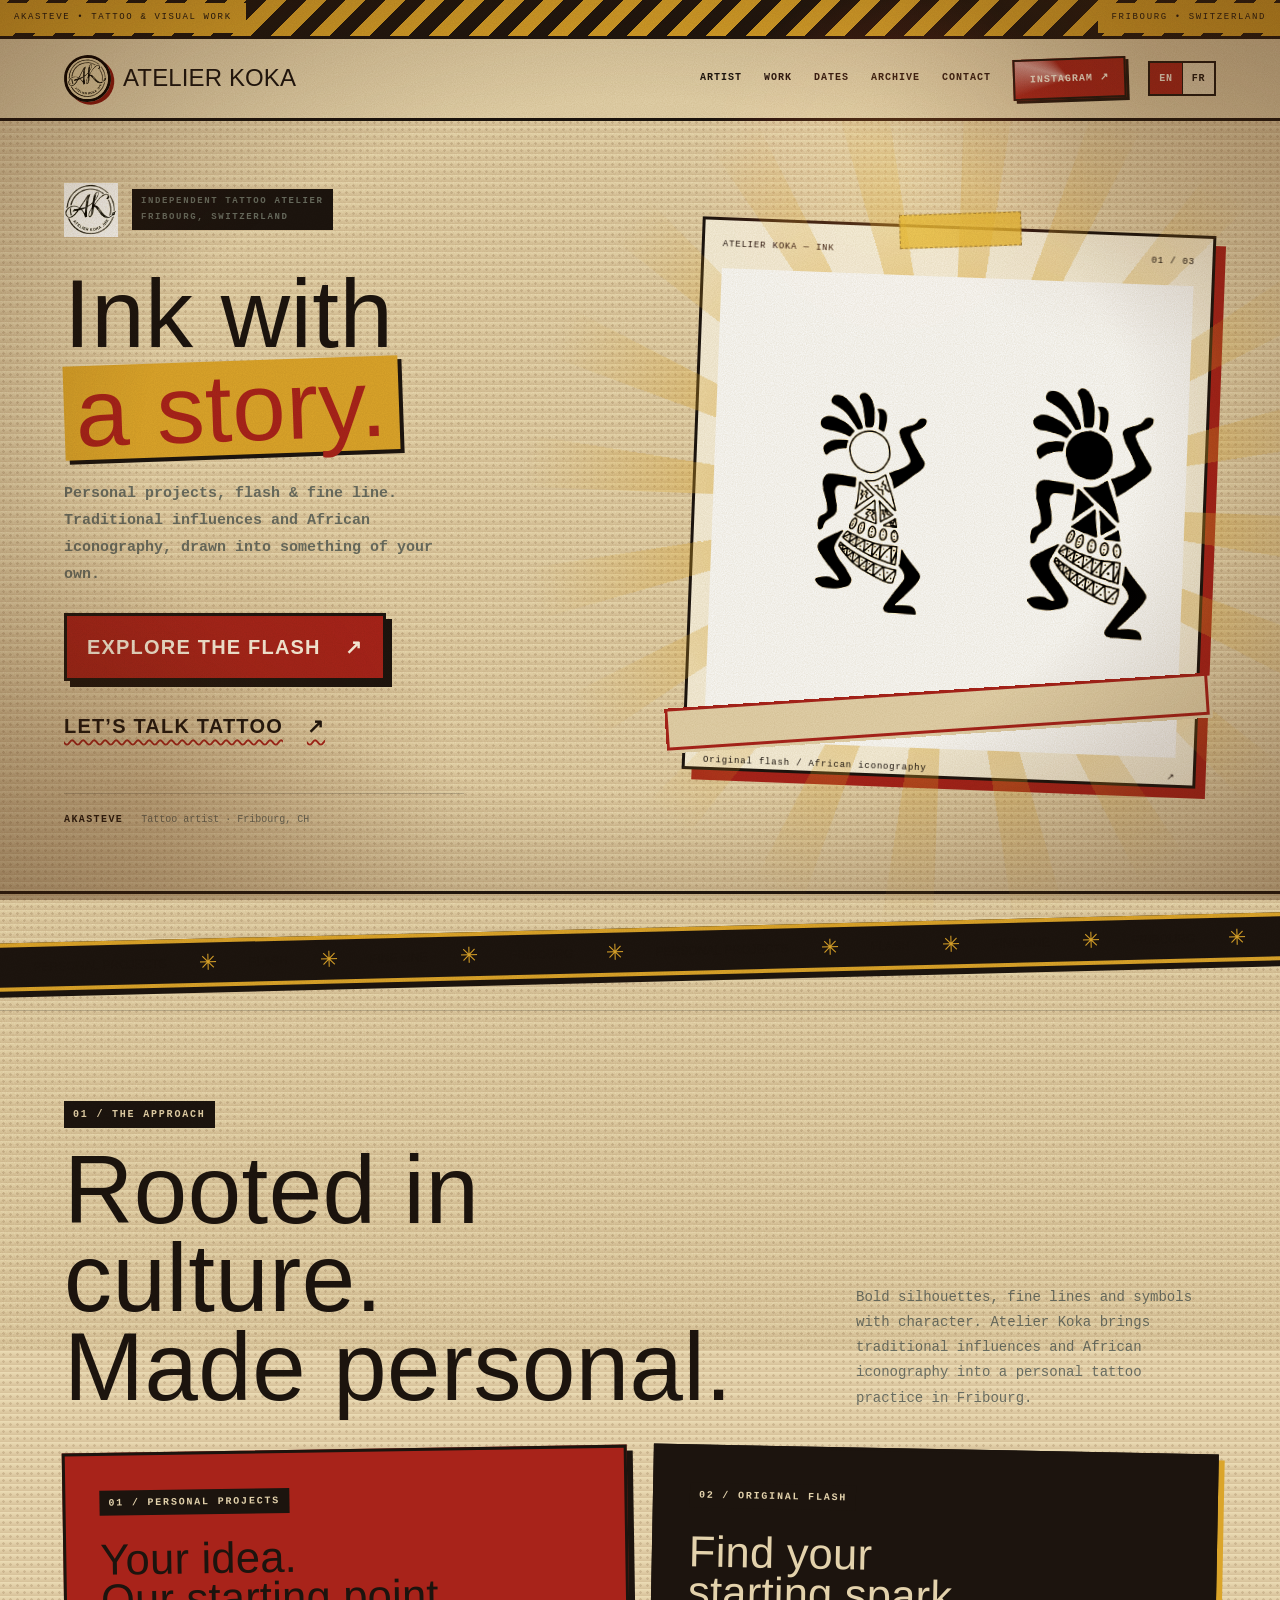
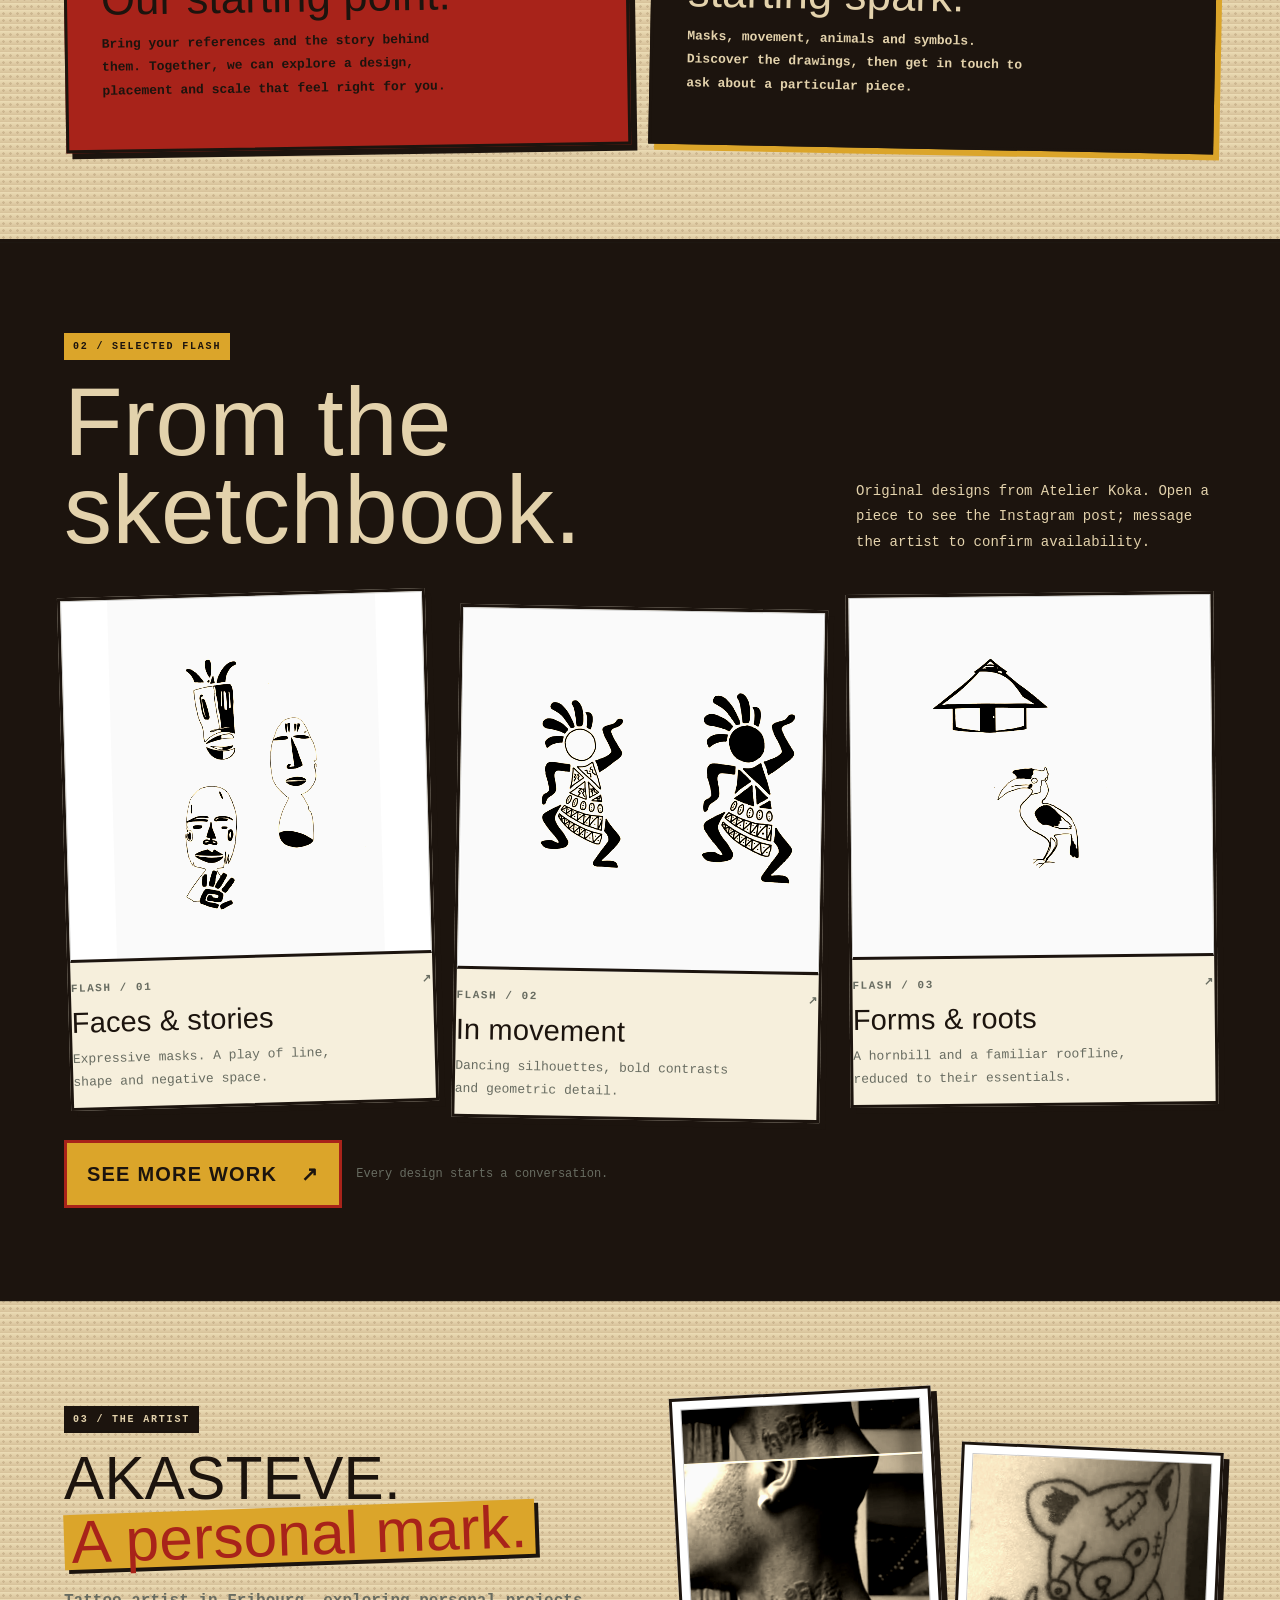
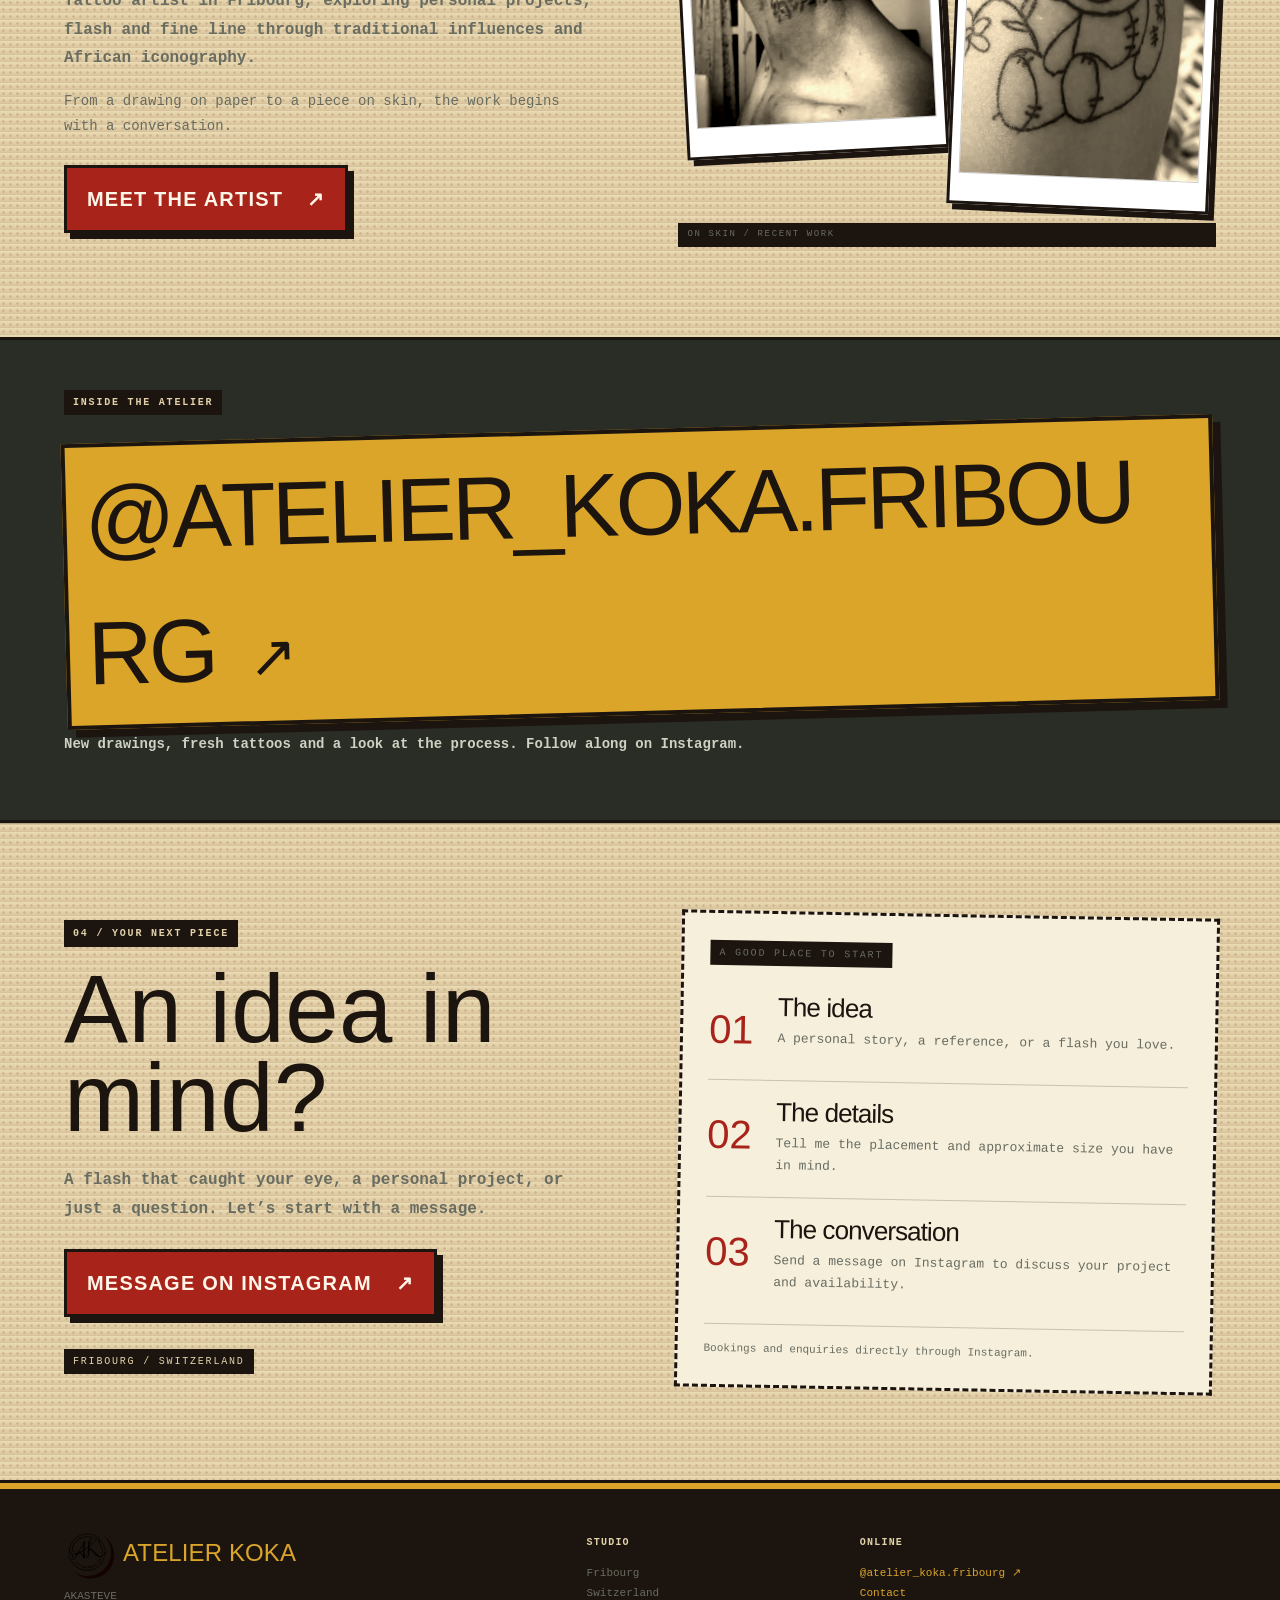
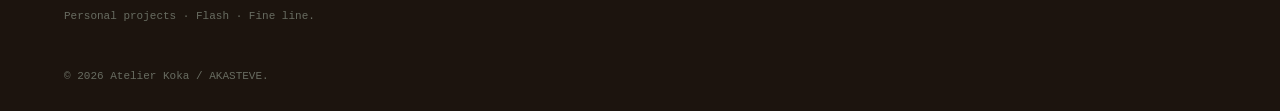
<file: index.html>
<!doctype html><html lang="en"><head><meta charset="utf-8"><meta http-equiv="Content-Security-Policy" content="default-src 'self'; script-src 'self'; style-src 'self' 'unsafe-inline'; img-src 'self' data:; connect-src 'self'; object-src 'none'; base-uri 'self'; form-action 'self'"><meta name="viewport" content="width=device-width,initial-scale=1"><title>Atelier Koka — AKASTEVE Tattoo, Fribourg</title><meta name="description" content="Atelier Koka — tattoo and visual work by AKASTEVE in Fribourg, Switzerland."><link rel="icon" href="assets/instagram/atelier-koka-mark.jpg"><link rel="stylesheet" href="styles.css"><link rel="stylesheet" href="theme-street.css"></head><body class="home"><a class="skip-link" href="#main">Skip to content</a>
<div class="topbar"><span>AKASTEVE • Tattoo & visual work</span><span>Fribourg • Switzerland</span></div>
<header class="site-header"><nav class="nav"><a class="brand" href="index.html"><img class="brand-logo" src="assets/instagram/atelier-koka-mark.jpg" alt="Atelier Koka logo">ATELIER KOKA</a><button class="menu-btn" aria-label="Menu">☰</button><div class="nav-links"><a href="artists/akasteve.html">Artist</a><a href="#work">Work</a><a href="events/index.html">Dates</a><a href="blog/index.html">Archive</a><a href="contact/index.html">Contact</a><a class="nav-cta" target="_blank" rel="noopener" href="https://www.instagram.com/atelier_koka.fribourg/">Instagram ↗</a></div></nav></header>
<main id="main">
<section class="hero"><div class="container hero-grid">
<div class="hero-intro"><div class="hero-logo-wrap"><img class="hero-logo" src="assets/instagram/atelier-koka-mark.jpg" alt="Atelier Koka logo" width="150" height="150"><div class="kicker">Independent tattoo atelier<br>Fribourg, Switzerland</div></div>
<h1>Ink with<br><em>a story.</em></h1>
<p class="hero-copy">Personal projects, flash & fine line. Traditional influences and African iconography, drawn into something of your own.</p>
<div class="btn-row"><a class="btn primary" href="#work">Explore the flash <span aria-hidden="true">↗</span></a><a class="btn text-btn" href="contact/index.html">Let’s talk tattoo <span aria-hidden="true">↗</span></a></div>
<div class="hero-signature"><span>AKASTEVE</span><span>Tattoo artist · Fribourg, CH</span></div></div>
<div class="hero-art"><div class="art-caption"><span>ATELIER KOKA — INK</span><span>01 / 03</span></div><a class="hero-sheet" href="https://www.instagram.com/atelier_koka.fribourg/p/DeMZOVYo99U/" target="_blank" rel="noopener"><img src="assets/instagram/flash-dancers.jpg" alt="Two dancing figures with geometric patterns, original flash by Atelier Koka" loading="eager" width="640" height="640"></a><div class="art-caption bottom"><span>Original flash / African iconography</span><span aria-hidden="true">↗</span></div><span class="hero-stamp">Drawn with intention</span></div>
</div></section>
<div class="marquee"><div class="marquee-track"><span>Personal projects <b>✳</b> Flash <b>✳</b> Fine line <b>✳</b> Fribourg <b>✳</b> Personal projects <b>✳</b> Flash <b>✳</b> Fine line <b>✳</b> Fribourg <b>✳</b></span></div></div>
<section class="section atelier-story"><div class="container"><div class="section-head"><div><div class="kicker">01 / The approach</div><h2>Rooted in culture.<br>Made personal.</h2></div><p>Bold silhouettes, fine lines and symbols with character. Atelier Koka brings traditional influences and African iconography into a personal tattoo practice in Fribourg.</p></div><div class="poster-grid"><div class="poster red"><div class="poster-copy"><div class="smallcaps">01 / Personal projects</div><h3>Your idea.<br>Our starting point.</h3><p>Bring your references and the story behind them. Together, we can explore a design, placement and scale that feel right for you.</p></div><div class="number" aria-hidden="true">01</div></div><div class="poster ink"><div class="poster-copy"><div class="smallcaps">02 / Original flash</div><h3>Find your<br>starting spark.</h3><p>Masks, movement, animals and symbols. Discover the drawings, then get in touch to ask about a particular piece.</p></div><div class="number" aria-hidden="true">02</div></div></div></div></section>
<section class="section ink" id="work"><div class="container"><div class="section-head"><div><div class="kicker">02 / Selected flash</div><h2>From the sketchbook.</h2></div><p>Original designs from Atelier Koka. Open a piece to see the Instagram post; message the artist to confirm availability.</p></div><div class="grid-3">
<article class="card"><a class="card-media" href="https://www.instagram.com/atelier_koka.fribourg/p/DeFFtEEojpD/" target="_blank" rel="noopener"><img src="assets/instagram/flash-masks.jpg" alt="Three expressive mask designs in black ink" loading="lazy" width="640" height="640"></a><div class="card-body"><div class="meta"><span>Flash / 01</span><span>↗</span></div><h3>Faces & stories</h3><p>Expressive masks. A play of line, shape and negative space.</p></div></article>
<article class="card"><a class="card-media" href="https://www.instagram.com/atelier_koka.fribourg/p/DeMZOVYo99U/" target="_blank" rel="noopener"><img src="assets/instagram/flash-dancers.jpg" alt="Two dancing figures with geometric patterns, original flash by Atelier Koka" loading="lazy" width="640" height="640"></a><div class="card-body"><div class="meta"><span>Flash / 02</span><span>↗</span></div><h3>In movement</h3><p>Dancing silhouettes, bold contrasts and geometric detail.</p></div></article>
<article class="card"><a class="card-media logo-media" href="https://www.instagram.com/atelier_koka.fribourg/p/DeeTdZjI0OE/" target="_blank" rel="noopener"><img src="assets/instagram/flash-hornbill.jpg" alt="Original flash drawing of a hornbill and a round house" loading="lazy" width="640" height="640"></a><div class="card-body"><div class="meta"><span>Flash / 03</span><span>↗</span></div><h3>Forms & roots</h3><p>A hornbill and a familiar roofline, reduced to their essentials.</p></div></article>
</div><div class="btn-row"><a class="btn accent" href="artists/akasteve.html#work">See more work <span aria-hidden="true">↗</span></a><span class="gallery-note">Every design starts a conversation.</span></div></div></section>
<section class="section artist-section"><div class="container split"><div><div class="kicker">03 / The artist</div><h2>AKASTEVE.<br><em>A personal mark.</em></h2><p class="lede">Tattoo artist in Fribourg, exploring personal projects, flash and fine line through traditional influences and African iconography.</p><p>From a drawing on paper to a piece on skin, the work begins with a conversation.</p><div class="btn-row"><a class="btn primary" href="artists/akasteve.html">Meet the artist <span aria-hidden="true">↗</span></a></div></div><div class="tattoo-pair"><a class="tattoo-photo" href="https://www.instagram.com/atelier_koka.fribourg/p/DfXNfS6CMBj/" target="_blank" rel="noopener"><img src="assets/instagram/tattoo-lettering.jpg" alt="Lettering tattoo on the neck, by Atelier Koka" loading="lazy" width="640" height="640"></a><a class="tattoo-photo" href="https://www.instagram.com/atelier_koka.fribourg/p/DfUQEpTiGfZ/" target="_blank" rel="noopener"><img src="assets/instagram/tattoo-bear.jpg" alt="Fine-line patchwork bear tattoo by Atelier Koka" loading="lazy" width="640" height="640"></a><div class="smallcaps">On skin / Recent work</div></div></div></section>
<section class="section red instagram-band"><div class="container"><div class="smallcaps">Inside the atelier</div><a class="social-big" target="_blank" rel="noopener" href="https://www.instagram.com/atelier_koka.fribourg/">@atelier_koka.fribourg <span aria-hidden="true">↗</span></a><p class="lede">New drawings, fresh tattoos and a look at the process. Follow along on Instagram.</p></div></section>
<section class="section" id="booking"><div class="container split"><div><div class="kicker">04 / Your next piece</div><h2>An idea in mind?</h2><p class="lede">A flash that caught your eye, a personal project, or just a question. Let’s start with a message.</p><div class="btn-row"><a class="btn primary" target="_blank" rel="noopener" href="https://www.instagram.com/atelier_koka.fribourg/">Message on Instagram <span aria-hidden="true">↗</span></a></div><p class="smallcaps booking-location">Fribourg / Switzerland</p></div><aside class="booking-guide" aria-label="Your project"><div class="smallcaps">A good place to start</div><ol><li><span>01</span><div><h3>The idea</h3><p>A personal story, a reference, or a flash you love.</p></div></li><li><span>02</span><div><h3>The details</h3><p>Tell me the placement and approximate size you have in mind.</p></div></li><li><span>03</span><div><h3>The conversation</h3><p>Send a message on Instagram to discuss your project and availability.</p></div></li></ol><p class="booking-note" data-form-status>Bookings and enquiries directly through Instagram.</p></aside></div></section>
</main>
<footer class="footer"><div class="container footer-grid"><div><a class="brand" href="index.html"><img class="brand-logo" src="assets/instagram/atelier-koka-mark.jpg" alt="Atelier Koka logo">ATELIER KOKA</a><p>AKASTEVE<br>Personal projects · Flash · Fine line.</p></div><div><strong>Studio</strong><p>Fribourg<br>Switzerland</p></div><div><strong>Online</strong><p><a target="_blank" rel="noopener" href="https://www.instagram.com/atelier_koka.fribourg/">@atelier_koka.fribourg ↗</a><br><a href="contact/index.html">Contact</a></p></div></div><div class="container"><small>© 2026 Atelier Koka / AKASTEVE.</small></div></footer><script src="script.js"></script></body></html>
</file>
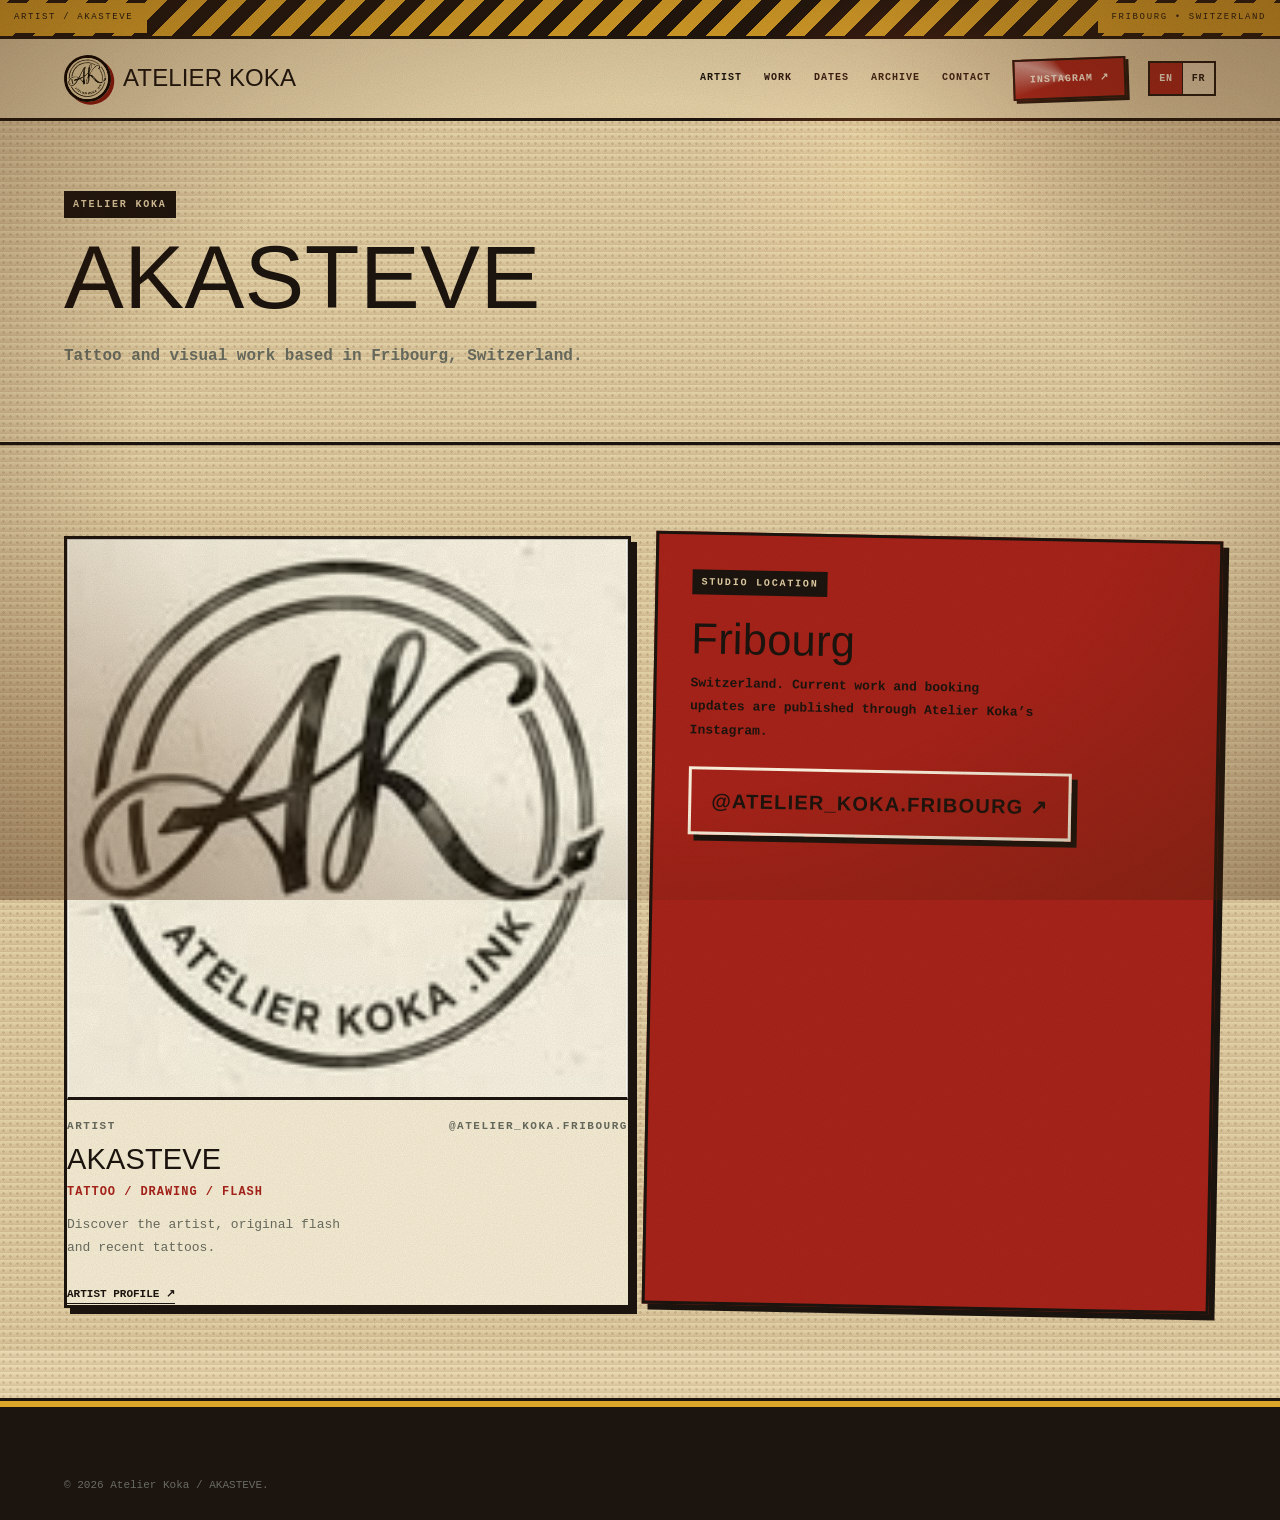
<file: artists/index.html>
<!doctype html><html lang="en"><head><meta charset="utf-8"><meta http-equiv="Content-Security-Policy" content="default-src 'self'; script-src 'self'; style-src 'self' 'unsafe-inline'; img-src 'self' data:; connect-src 'self'; object-src 'none'; base-uri 'self'; form-action 'self'"><meta name="viewport" content="width=device-width,initial-scale=1"><title>Artist — AKASTEVE / Atelier Koka</title><link rel="icon" href="../assets/instagram/atelier-koka-mark.jpg"><link rel="stylesheet" href="../styles.css"><link rel="stylesheet" href="../theme-street.css"></head><body>
<div class="topbar"><span>Artist / AKASTEVE</span><span>Fribourg • Switzerland</span></div><header class="site-header"><nav class="nav"><a class="brand" href="../index.html"><img class="brand-logo" src="../assets/instagram/atelier-koka-mark.jpg" alt="Atelier Koka logo">ATELIER KOKA</a><button class="menu-btn" aria-label="Menu">☰</button><div class="nav-links"><a href="akasteve.html">Artist</a><a href="../index.html#work">Work</a><a href="../events/index.html">Dates</a><a href="../blog/index.html">Archive</a><a href="../contact/index.html">Contact</a><a class="nav-cta" target="_blank" rel="noopener" href="https://www.instagram.com/atelier_koka.fribourg/">Instagram ↗</a></div></nav></header>
<main><section class="page-hero"><div class="container"><div class="kicker">Atelier Koka</div><h1>AKASTEVE</h1><p class="lede">Tattoo and visual work based in Fribourg, Switzerland.</p></div></section><section class="section"><div class="container"><div class="grid-2"><a class="card" href="akasteve.html"><div class="card-media logo-media"><img src="../assets/instagram/atelier-koka-mark.jpg" alt="Atelier Koka logo"></div><div class="card-body"><div class="meta"><span>Artist</span><span>@atelier_koka.fribourg</span></div><h3>AKASTEVE</h3><div class="tags">Tattoo / drawing / flash</div><p>Discover the artist, original flash and recent tattoos.</p><span class="card-link">Artist profile ↗</span></div></a><div class="poster red"><div class="poster-copy"><div class="smallcaps">Studio location</div><h3>Fribourg</h3><p>Switzerland. Current work and booking updates are published through Atelier Koka’s Instagram.</p><div class="btn-row"><a class="btn" style="border-color:#fff7e9" target="_blank" rel="noopener" href="https://www.instagram.com/atelier_koka.fribourg/">@atelier_koka.fribourg ↗</a></div></div><div class="number">CH</div></div></div></div></section></main>
<footer class="footer"><div class="container"><small>© 2026 Atelier Koka / AKASTEVE.</small></div></footer><script src="../script.js"></script></body></html>
</file>
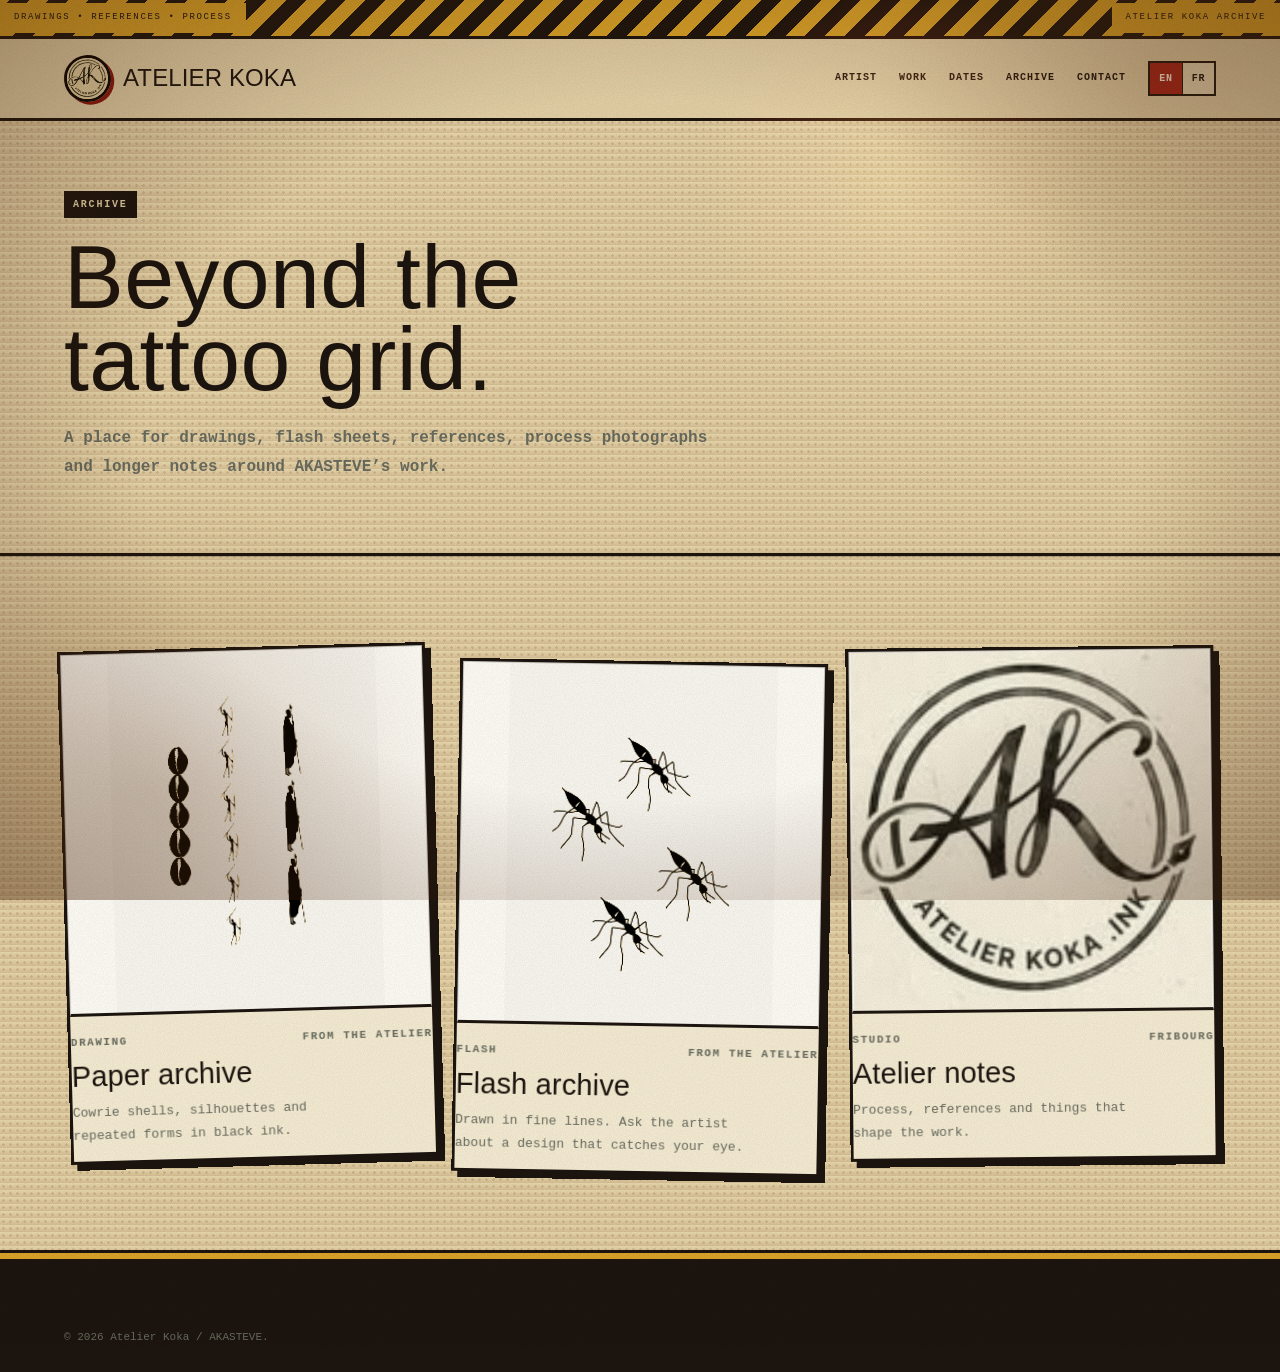
<file: blog/index.html>
<!doctype html><html lang="en"><head><meta charset="utf-8"><meta http-equiv="Content-Security-Policy" content="default-src 'self'; script-src 'self'; style-src 'self' 'unsafe-inline'; img-src 'self' data:; connect-src 'self'; object-src 'none'; base-uri 'self'; form-action 'self'"><meta name="viewport" content="width=device-width,initial-scale=1"><title>Archive — Atelier Koka</title><link rel="icon" href="../assets/instagram/atelier-koka-mark.jpg"><link rel="stylesheet" href="../styles.css"><link rel="stylesheet" href="../theme-street.css"></head><body>
<div class="topbar"><span>Drawings • references • process</span><span>Atelier Koka Archive</span></div><header class="site-header"><nav class="nav"><a class="brand" href="../index.html"><img class="brand-logo" src="../assets/instagram/atelier-koka-mark.jpg" alt="Atelier Koka logo">ATELIER KOKA</a><button class="menu-btn" aria-label="Menu">☰</button><div class="nav-links"><a href="../artists/akasteve.html">Artist</a><a href="../index.html#work">Work</a><a href="../events/index.html">Dates</a><a href="index.html">Archive</a><a href="../contact/index.html">Contact</a></div></nav></header>
<main><section class="page-hero"><div class="container"><div class="kicker">Archive</div><h1>Beyond the tattoo grid.</h1><p class="lede">A place for drawings, flash sheets, references, process photographs and longer notes around AKASTEVE’s work.</p></div></section><section class="section"><div class="container"><div class="grid-3"><article class="card"><a class="card-media" href="https://www.instagram.com/atelier_koka.fribourg/p/Dd_lUOtoghv/" target="_blank" rel="noopener"><img src="../assets/instagram/flash-symbols.jpg" alt="Cowrie shells and silhouettes flash sheet" loading="lazy" width="640" height="640"></a><div class="card-body"><div class="meta"><span>Drawing</span><span>From the atelier</span></div><h3>Paper archive</h3><p>Cowrie shells, silhouettes and repeated forms in black ink.</p></div></article><article class="card"><a class="card-media" href="https://www.instagram.com/atelier_koka.fribourg/p/DeY_3tgoSrX/" target="_blank" rel="noopener"><img src="../assets/instagram/flash-insects.jpg" alt="Fine-line insect flash sheet" loading="lazy" width="640" height="640"></a><div class="card-body"><div class="meta"><span>Flash</span><span>From the atelier</span></div><h3>Flash archive</h3><p>Drawn in fine lines. Ask the artist about a design that catches your eye.</p></div></article><article class="card"><div class="card-media logo-media"><img src="../assets/instagram/atelier-koka-mark.jpg" alt="Atelier Koka logo"></div><div class="card-body"><div class="meta"><span>Studio</span><span>Fribourg</span></div><h3>Atelier notes</h3><p>Process, references and things that shape the work.</p></div></article></div></div></section></main><footer class="footer"><div class="container"><small>© 2026 Atelier Koka / AKASTEVE.</small></div></footer><script src="../script.js"></script></body></html>
</file>
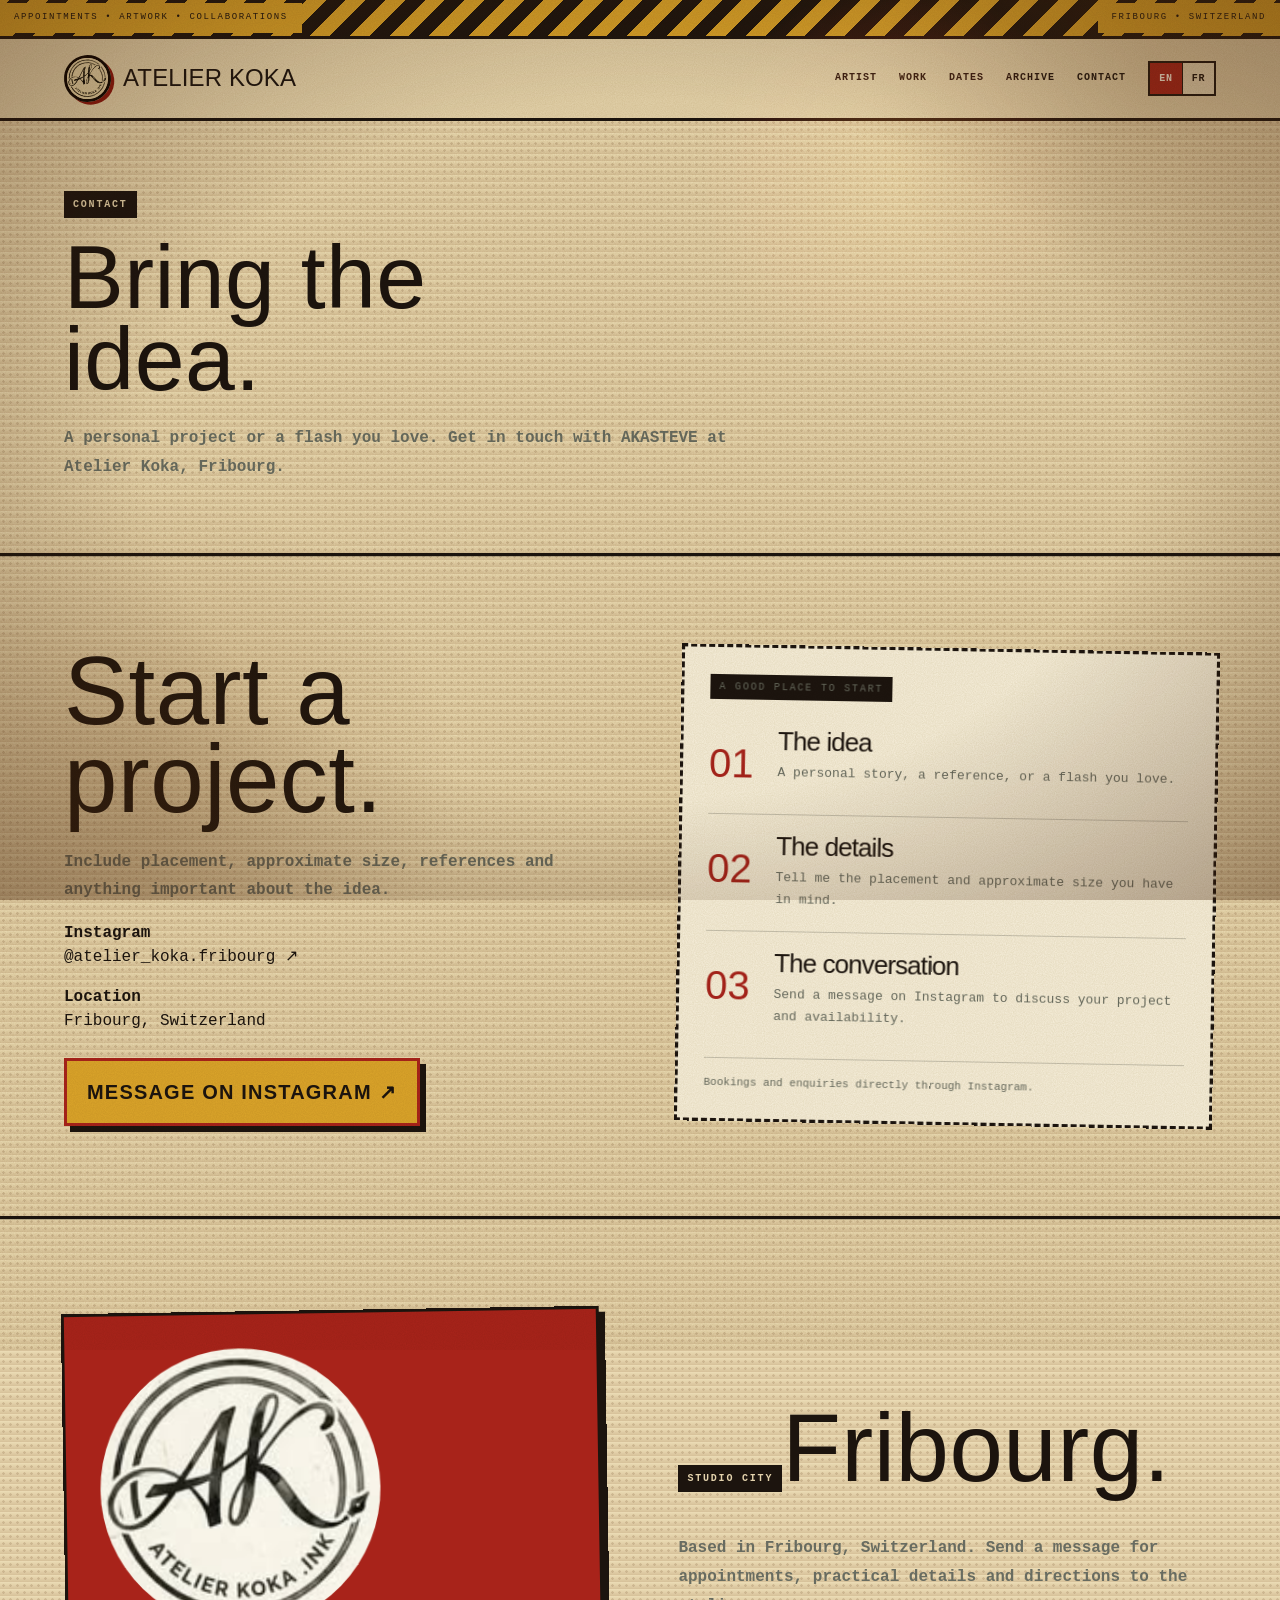
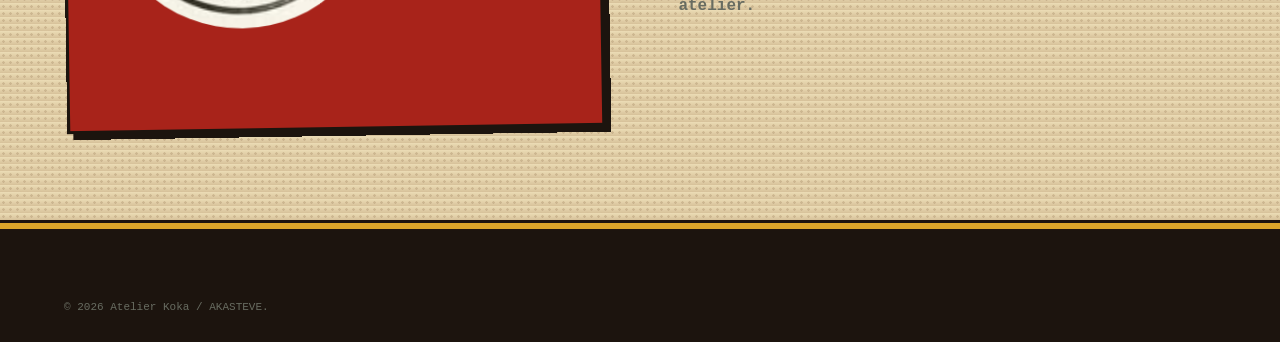
<file: contact/index.html>
<!doctype html><html lang="en"><head><meta charset="utf-8"><meta http-equiv="Content-Security-Policy" content="default-src 'self'; script-src 'self'; style-src 'self' 'unsafe-inline'; img-src 'self' data:; connect-src 'self'; object-src 'none'; base-uri 'self'; form-action 'self'"><meta name="viewport" content="width=device-width,initial-scale=1"><title>Contact — Atelier Koka / AKASTEVE</title><link rel="icon" href="../assets/instagram/atelier-koka-mark.jpg"><link rel="stylesheet" href="../styles.css"><link rel="stylesheet" href="../theme-street.css"></head><body>
<div class="topbar"><span>Appointments • artwork • collaborations</span><span>Fribourg • Switzerland</span></div><header class="site-header"><nav class="nav"><a class="brand" href="../index.html"><img class="brand-logo" src="../assets/instagram/atelier-koka-mark.jpg" alt="Atelier Koka logo">ATELIER KOKA</a><button class="menu-btn" aria-label="Menu">☰</button><div class="nav-links"><a href="../artists/akasteve.html">Artist</a><a href="../index.html#work">Work</a><a href="../events/index.html">Dates</a><a href="../blog/index.html">Archive</a><a href="index.html">Contact</a></div></nav></header>
<main><section class="page-hero"><div class="container"><div class="kicker">Contact</div><h1>Bring the idea.</h1><p class="lede">A personal project or a flash you love. Get in touch with AKASTEVE at Atelier Koka, Fribourg.</p></div></section>
<section class="section" id="booking"><div class="container split"><div><h2>Start a project.</h2><p class="lede">Include placement, approximate size, references and anything important about the idea.</p><p><strong>Instagram</strong><br><a target="_blank" rel="noopener" href="https://www.instagram.com/atelier_koka.fribourg/">@atelier_koka.fribourg ↗</a></p><p><strong>Location</strong><br>Fribourg, Switzerland</p><div class="btn-row"><a class="btn accent" target="_blank" rel="noopener" href="https://www.instagram.com/atelier_koka.fribourg/">Message on Instagram ↗</a></div></div><aside class="booking-guide" aria-label="Your project"><div class="smallcaps">A good place to start</div><ol><li><span>01</span><div><h3>The idea</h3><p>A personal story, a reference, or a flash you love.</p></div></li><li><span>02</span><div><h3>The details</h3><p>Tell me the placement and approximate size you have in mind.</p></div></li><li><span>03</span><div><h3>The conversation</h3><p>Send a message on Instagram to discuss your project and availability.</p></div></li></ol><p class="booking-note" data-form-status>Bookings and enquiries directly through Instagram.</p></aside></div></section>
<section class="section"><div class="container split"><div class="poster red" style="min-height:420px"><div class="poster-copy"><img src="../assets/instagram/atelier-koka-mark.jpg" alt="Atelier Koka logo" style="width:min(280px,72%);border-radius:50%"></div><div class="number">FR</div></div><div><div class="kicker">Studio city</div><h2>Fribourg.</h2><p class="lede">Based in Fribourg, Switzerland. Send a message for appointments, practical details and directions to the atelier.</p></div></div></section></main>
<footer class="footer"><div class="container"><small>© 2026 Atelier Koka / AKASTEVE.</small></div></footer><script src="../script.js"></script></body></html>
</file>
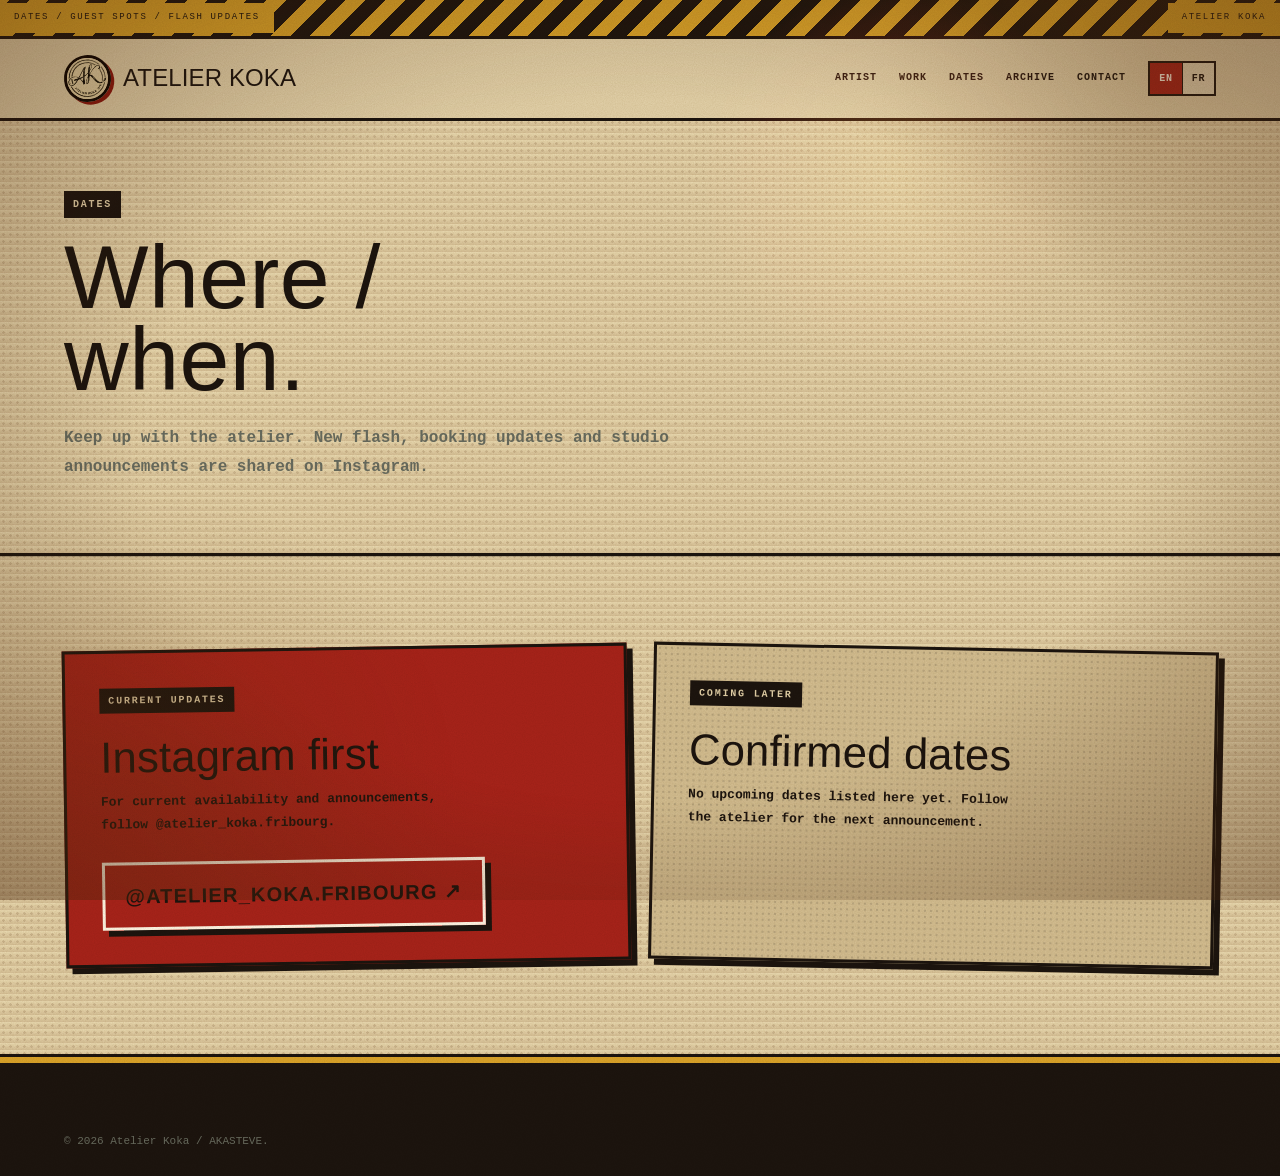
<file: events/index.html>
<!doctype html><html lang="en"><head><meta charset="utf-8"><meta http-equiv="Content-Security-Policy" content="default-src 'self'; script-src 'self'; style-src 'self' 'unsafe-inline'; img-src 'self' data:; connect-src 'self'; object-src 'none'; base-uri 'self'; form-action 'self'"><meta name="viewport" content="width=device-width,initial-scale=1"><title>Dates — Atelier Koka</title><link rel="icon" href="../assets/instagram/atelier-koka-mark.jpg"><link rel="stylesheet" href="../styles.css"><link rel="stylesheet" href="../theme-street.css"></head><body>
<div class="topbar"><span>Dates / guest spots / flash updates</span><span>Atelier Koka</span></div><header class="site-header"><nav class="nav"><a class="brand" href="../index.html"><img class="brand-logo" src="../assets/instagram/atelier-koka-mark.jpg" alt="Atelier Koka logo">ATELIER KOKA</a><button class="menu-btn" aria-label="Menu">☰</button><div class="nav-links"><a href="../artists/akasteve.html">Artist</a><a href="../index.html#work">Work</a><a href="index.html">Dates</a><a href="../blog/index.html">Archive</a><a href="../contact/index.html">Contact</a></div></nav></header>
<main><section class="page-hero"><div class="container"><div class="kicker">Dates</div><h1>Where / when.</h1><p class="lede">Keep up with the atelier. New flash, booking updates and studio announcements are shared on Instagram.</p></div></section><section class="section"><div class="container"><div class="poster-grid"><div class="poster red"><div class="poster-copy"><div class="smallcaps">Current updates</div><h3>Instagram first</h3><p>For current availability and announcements, follow @atelier_koka.fribourg.</p><div class="btn-row"><a class="btn" style="border-color:#fff7e9" target="_blank" rel="noopener" href="https://www.instagram.com/atelier_koka.fribourg/">@atelier_koka.fribourg ↗</a></div></div><div class="number">NOW</div></div><div class="poster"><div class="poster-copy"><div class="smallcaps">Coming later</div><h3>Confirmed dates</h3><p>No upcoming dates listed here yet. Follow the atelier for the next announcement.</p></div><div class="number">+</div></div></div></div></section></main><footer class="footer"><div class="container"><small>© 2026 Atelier Koka / AKASTEVE.</small></div></footer><script src="../script.js"></script></body></html>
</file>
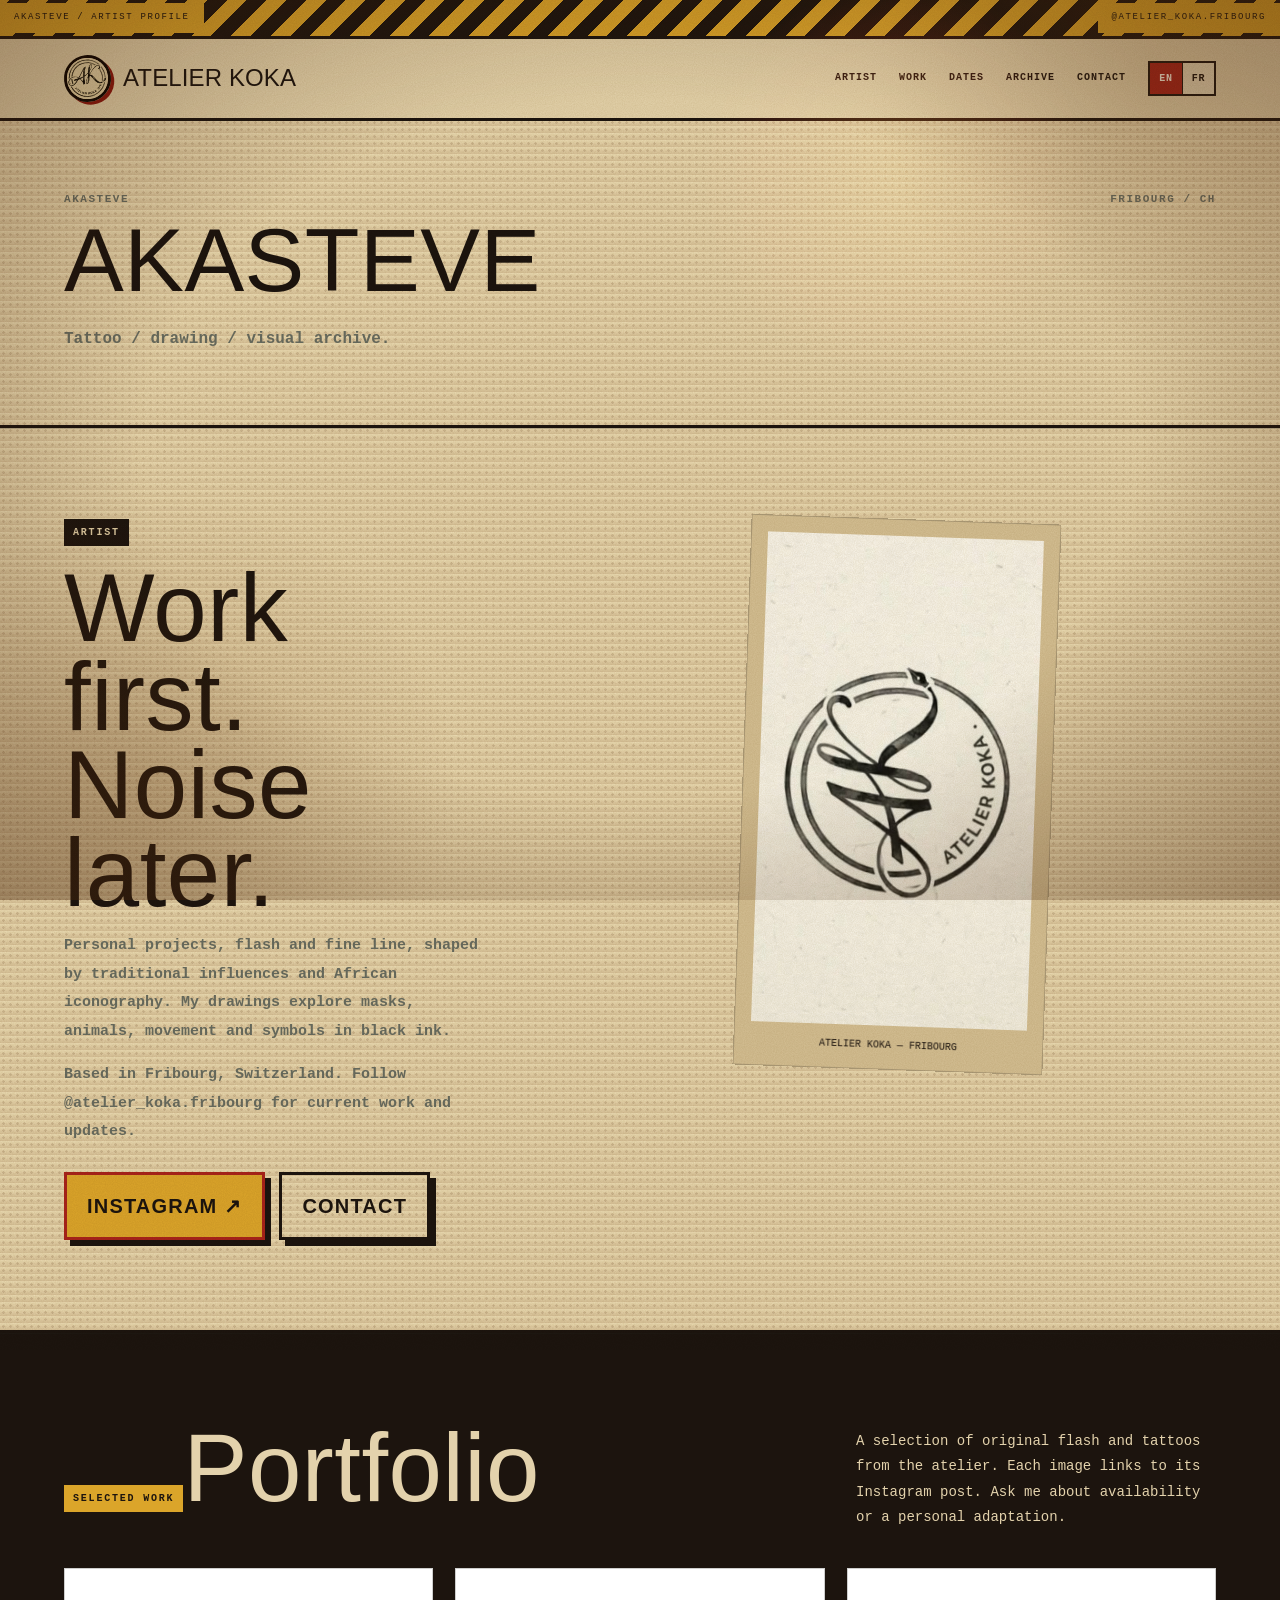
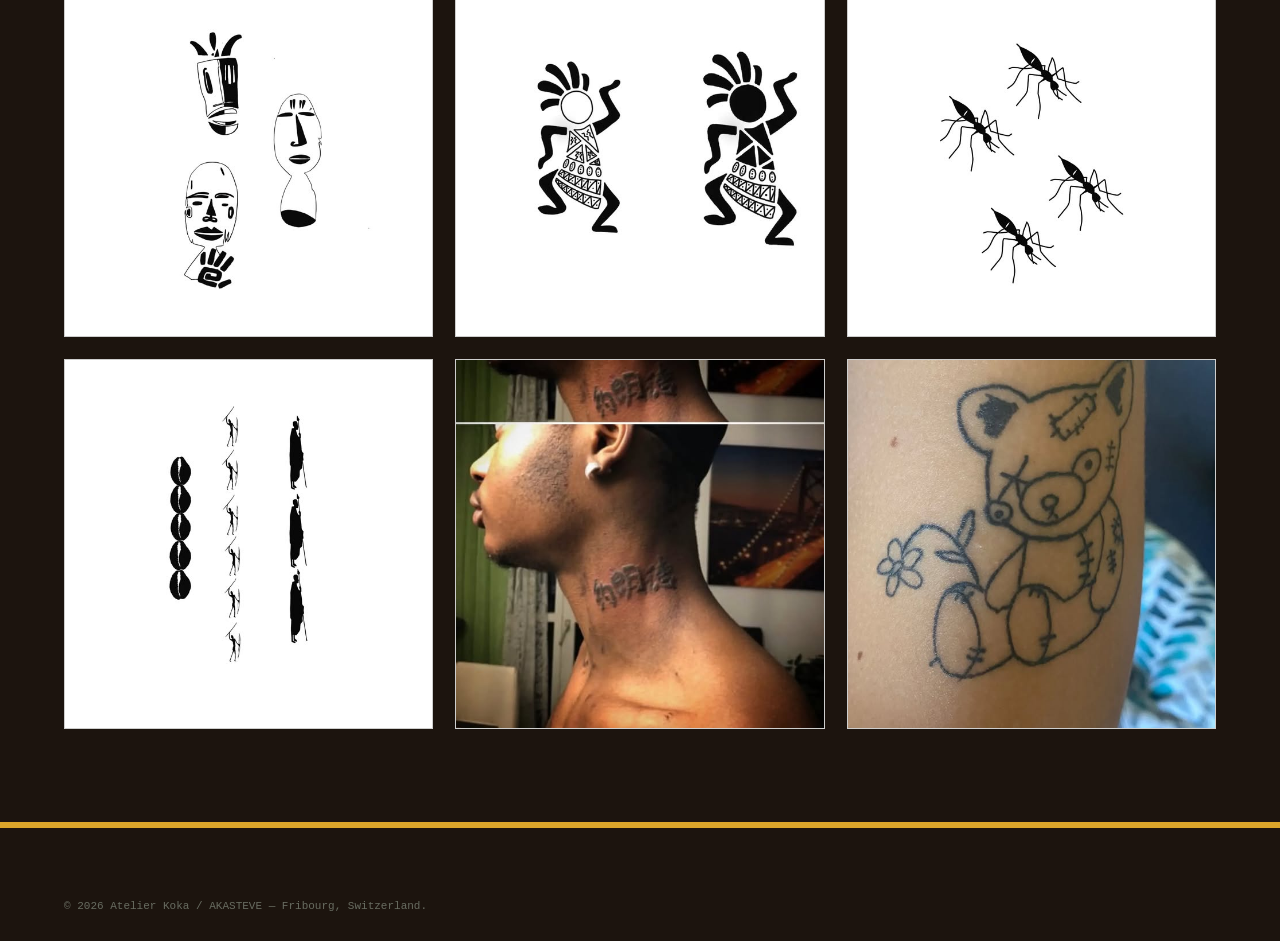
<file: artists/akasteve.html>
<!doctype html><html lang="en"><head><meta charset="utf-8"><meta http-equiv="Content-Security-Policy" content="default-src 'self'; script-src 'self'; style-src 'self' 'unsafe-inline'; img-src 'self' data:; connect-src 'self'; object-src 'none'; base-uri 'self'; form-action 'self'"><meta name="viewport" content="width=device-width,initial-scale=1"><title>AKASTEVE — Atelier Koka</title><meta name="description" content="AKASTEVE — tattoo and visual work at Atelier Koka, Fribourg, Switzerland."><link rel="icon" href="../assets/instagram/atelier-koka-mark.jpg"><link rel="stylesheet" href="../styles.css"><link rel="stylesheet" href="../theme-street.css"></head><body>
<div class="topbar"><span>AKASTEVE / Artist profile</span><span>@atelier_koka.fribourg</span></div><header class="site-header"><nav class="nav"><a class="brand" href="../index.html"><img class="brand-logo" src="../assets/instagram/atelier-koka-mark.jpg" alt="Atelier Koka logo">ATELIER KOKA</a><button class="menu-btn" aria-label="Menu">☰</button><div class="nav-links"><a href="index.html">Artist</a><a href="#work">Work</a><a href="../events/index.html">Dates</a><a href="../blog/index.html">Archive</a><a href="../contact/index.html">Contact</a></div></nav></header>
<main><section class="page-hero"><div class="container"><div class="meta"><span>AKASTEVE</span><span>Fribourg / CH</span></div><h1>AKASTEVE</h1><p class="lede">Tattoo / drawing / visual archive.</p></div></section>
<section class="section"><div class="container detail-grid"><div class="detail-copy"><div class="kicker">Artist</div><h2>Work first.<br>Noise later.</h2><p>Personal projects, flash and fine line, shaped by traditional influences and African iconography. My drawings explore masks, animals, movement and symbols in black ink.</p><p>Based in Fribourg, Switzerland. Follow <strong>@atelier_koka.fribourg</strong> for current work and updates.</p><div class="btn-row"><a class="btn accent" target="_blank" rel="noopener" href="https://www.instagram.com/atelier_koka.fribourg/">Instagram ↗</a><a class="btn" href="../contact/index.html">Contact</a></div></div><figure class="identity-poster"><img src="../assets/instagram/atelier-koka-identity.jpg" alt="Atelier Koka logo" width="360" height="640"><figcaption>ATELIER KOKA — FRIBOURG</figcaption></figure></div></section>
<section class="section ink" id="work"><div class="container"><div class="section-head"><div><div class="kicker">Selected work</div><h2>Portfolio</h2></div><p>A selection of original flash and tattoos from the atelier. Each image links to its Instagram post. Ask me about availability or a personal adaptation.</p></div><div class="detail-gallery"><a class="portfolio-piece" href="https://www.instagram.com/atelier_koka.fribourg/p/DeFFtEEojpD/" target="_blank" rel="noopener"><img src="../assets/instagram/flash-masks.jpg" alt="Black ink mask flash sheet" loading="lazy" width="640" height="640"></a><a class="portfolio-piece" href="https://www.instagram.com/atelier_koka.fribourg/p/DeMZOVYo99U/" target="_blank" rel="noopener"><img src="../assets/instagram/flash-dancers.jpg" alt="Dancing figures flash sheet" loading="lazy" width="640" height="640"></a><a class="portfolio-piece" href="https://www.instagram.com/atelier_koka.fribourg/p/DeY_3tgoSrX/" target="_blank" rel="noopener"><img src="../assets/instagram/flash-insects.jpg" alt="Fine-line insect flash sheet" loading="lazy" width="640" height="640"></a><a class="portfolio-piece" href="https://www.instagram.com/atelier_koka.fribourg/p/Dd_lUOtoghv/" target="_blank" rel="noopener"><img src="../assets/instagram/flash-symbols.jpg" alt="Cowrie shells and silhouettes flash sheet" loading="lazy" width="640" height="640"></a><a class="portfolio-piece" href="https://www.instagram.com/atelier_koka.fribourg/p/DfXNfS6CMBj/" target="_blank" rel="noopener"><img src="../assets/instagram/tattoo-lettering.jpg" alt="Lettering tattoo by Atelier Koka" loading="lazy" width="640" height="640"></a><a class="portfolio-piece" href="https://www.instagram.com/atelier_koka.fribourg/p/DfUQEpTiGfZ/" target="_blank" rel="noopener"><img src="../assets/instagram/tattoo-bear.jpg" alt="Bear tattoo by Atelier Koka" loading="lazy" width="640" height="640"></a></div></div></section></main>
<footer class="footer"><div class="container"><small>© 2026 Atelier Koka / AKASTEVE — Fribourg, Switzerland.</small></div></footer><script src="../script.js"></script></body></html>
</file>
<file: styles.css>
:root{
  --ink:#17120f;
  --paper:#eee6d6;
  --paper-2:#e4d8c4;
  --red:#b10f17;
  --red-dark:#7f0b10;
  --muted:#756b5f;
  --line:rgba(23,18,15,.24);
  --max:1240px;
  --pad:clamp(18px,4vw,62px);
  --radius:2px;
}
*{box-sizing:border-box}
html{scroll-behavior:smooth}
body{margin:0;background:var(--paper);color:var(--ink);font-family:Arial,Helvetica,sans-serif;line-height:1.5}
a{color:inherit;text-decoration:none}
img{max-width:100%;display:block}
button,input,textarea,select{font:inherit}
body::before{content:"";position:fixed;inset:0;pointer-events:none;z-index:99;opacity:.18;background-image:radial-gradient(circle at 20% 20%,rgba(56,35,24,.28) 0 .7px,transparent .9px),radial-gradient(circle at 70% 60%,rgba(56,35,24,.18) 0 .6px,transparent .8px),repeating-linear-gradient(8deg,rgba(255,255,255,.08) 0 1px,transparent 1px 4px);background-size:17px 17px,23px 23px,100% 6px;mix-blend-mode:multiply}
.topbar{background:var(--red);color:#fff6e8;padding:8px var(--pad);font-weight:800;text-transform:uppercase;font-size:11px;letter-spacing:.14em;display:flex;justify-content:space-between;gap:20px;overflow:hidden;white-space:nowrap;border-bottom:1px solid var(--ink)}
.site-header{position:sticky;top:0;z-index:50;background:rgba(238,230,214,.94);backdrop-filter:blur(12px);border-bottom:1px solid var(--ink)}
.nav{max-width:var(--max);margin:auto;padding:13px var(--pad);display:flex;align-items:center;justify-content:space-between;gap:24px}
.brand{display:flex;align-items:center;gap:12px;font-family:Georgia,'Times New Roman',serif;font-weight:700;letter-spacing:.02em;font-size:19px;text-transform:uppercase}
.brand-logo{width:48px;height:48px;object-fit:cover;border-radius:50%;border:1px solid rgba(23,18,15,.22);filter:contrast(1.06) saturate(.96)}
.nav-links{display:flex;gap:23px;align-items:center;font-size:12px;text-transform:uppercase;font-weight:800;letter-spacing:.12em}
.nav-links a:not(.nav-cta){border-bottom:1px solid transparent}.nav-links a:hover:not(.nav-cta){border-color:var(--ink)}
.nav-cta{border:1px solid var(--ink);padding:10px 14px;border-radius:999px;background:var(--ink);color:var(--paper)}
.lang-switch{display:inline-flex;align-items:center;overflow:hidden;border:1px solid var(--ink);border-radius:999px;background:rgba(255,255,255,.18)}
.lang-switch button{min-width:42px;padding:9px 10px;border:0;background:transparent;color:var(--ink);font-size:10px;font-weight:900;letter-spacing:.08em;text-transform:uppercase;cursor:pointer}
.lang-switch button+button{border-left:1px solid var(--ink)}
.lang-switch button.is-active{background:var(--red);color:#fff6e8}
.lang-switch button:focus-visible{outline:2px solid var(--red);outline-offset:2px}
.menu-btn{display:none;background:none;border:0;color:var(--ink);font-size:28px}
main{overflow:hidden}.container{max-width:var(--max);margin:auto;padding-left:var(--pad);padding-right:var(--pad)}
.hero{min-height:82vh;display:grid;align-items:center;padding:clamp(60px,9vw,120px) 0;position:relative;border-bottom:1px solid var(--ink)}
.hero::after{content:"FRIBOURG / CH";position:absolute;right:-2.4vw;top:14%;font-size:clamp(48px,10vw,150px);font-weight:900;letter-spacing:-.07em;color:transparent;-webkit-text-stroke:1px rgba(23,18,15,.14);transform:rotate(90deg) translateX(65%);transform-origin:100% 0;pointer-events:none}
.hero-grid{display:grid;grid-template-columns:1.14fr .86fr;gap:clamp(32px,6vw,95px);align-items:center;position:relative;z-index:2}
.hero-logo-wrap{display:grid;grid-template-columns:minmax(150px,280px) 1fr;gap:clamp(22px,4vw,55px);align-items:center}.hero-logo{width:100%;border-radius:50%;box-shadow:0 0 0 1px var(--ink),8px 8px 0 var(--red);transform:rotate(-3deg)}
.kicker{text-transform:uppercase;letter-spacing:.2em;font-size:11px;color:var(--red);font-weight:900}
h1,h2,h3{margin:0;line-height:.91;letter-spacing:-.055em;text-transform:uppercase}
h1{font-family:Georgia,'Times New Roman',serif;font-size:clamp(54px,10vw,138px);max-width:8.7ch;font-weight:700}h2{font-family:Georgia,'Times New Roman',serif;font-size:clamp(40px,6.6vw,90px);font-weight:700}h3{font-family:Georgia,'Times New Roman',serif;font-size:clamp(26px,3.1vw,45px);font-weight:700}
.hero-copy{font-family:Georgia,'Times New Roman',serif;font-size:clamp(18px,2vw,26px);max-width:500px;color:#443b33}.hero-stamp{display:inline-block;margin-bottom:24px;border:1px solid var(--red);color:var(--red);padding:7px 10px;text-transform:uppercase;font-size:10px;letter-spacing:.16em;font-weight:800;transform:rotate(1.2deg)}
.btn-row{display:flex;gap:12px;flex-wrap:wrap;margin-top:26px}.btn{display:inline-flex;align-items:center;justify-content:center;padding:13px 17px;border-radius:999px;border:1px solid var(--ink);text-transform:uppercase;font-weight:900;font-size:11px;letter-spacing:.1em;transition:.2s;background:transparent}.btn:hover{transform:translateY(-2px) rotate(-.3deg)}.btn.primary{background:var(--ink);color:var(--paper)}.btn.accent{background:var(--red);border-color:var(--red);color:#fff6e8}
.section{padding:clamp(65px,9vw,130px) 0;border-top:1px solid var(--line)}.section.red{background:var(--red);color:#fff4e3}.section.ink{background:var(--ink);color:var(--paper)}
.section-head{display:flex;justify-content:space-between;align-items:end;gap:30px;margin-bottom:40px}.section-head p{max-width:480px;color:var(--muted);margin:0}.section.ink .section-head p,.section.ink .lede{color:#cfc3b2}.section.red .kicker{color:#fff4e3}
.marquee{background:var(--ink);color:var(--paper);border-top:1px solid var(--ink);border-bottom:1px solid var(--ink);padding:13px 0;overflow:hidden;white-space:nowrap}.marquee-track{display:inline-block;animation:scroll 24s linear infinite;font-family:Georgia,serif;font-size:clamp(26px,4vw,54px);font-weight:700;text-transform:uppercase;letter-spacing:-.04em}.marquee-track span{margin-right:36px}.marquee-track b{color:var(--red)}@keyframes scroll{to{transform:translateX(-50%)}}
.grid-3{display:grid;grid-template-columns:repeat(3,1fr);gap:18px}.grid-2{display:grid;grid-template-columns:repeat(2,1fr);gap:18px}
.card{border:1px solid var(--ink);border-radius:var(--radius);overflow:hidden;background:rgba(255,255,255,.08);position:relative;box-shadow:5px 5px 0 rgba(23,18,15,.07)}.card-media{aspect-ratio:4/5;background:var(--paper-2);position:relative;overflow:hidden}.card-media.logo-media{display:grid;place-items:center;padding:12%;background:#f3ecdf}.card-media.logo-media img{width:100%;border-radius:50%;filter:contrast(1.08)}.card-media::after{content:"ARCHIVE";position:absolute;right:10px;bottom:6px;font-size:11px;letter-spacing:.18em;font-weight:900;color:rgba(23,18,15,.35);transform:rotate(-90deg);transform-origin:right bottom}
.card-body{padding:22px}.meta{display:flex;justify-content:space-between;gap:12px;text-transform:uppercase;font-size:10px;letter-spacing:.12em;color:var(--muted);margin-bottom:12px}.tags{color:var(--red);font-weight:900;margin-top:10px;text-transform:uppercase;letter-spacing:.08em;font-size:12px}.card p{color:#51483f}.card-link{display:inline-block;margin-top:14px;text-transform:uppercase;font-size:11px;font-weight:900;border-bottom:1px solid currentColor}
.poster-grid{display:grid;grid-template-columns:1.25fr .75fr;gap:18px}.poster{min-height:420px;border:1px solid var(--ink);padding:clamp(24px,4vw,50px);position:relative;overflow:hidden;background:var(--paper-2)}.poster.red{background:var(--red);color:#fff7e9}.poster.ink{background:var(--ink);color:var(--paper)}.poster .number{font-family:Georgia,serif;font-size:clamp(70px,12vw,175px);line-height:.72;color:transparent;-webkit-text-stroke:1px currentColor;opacity:.4;position:absolute;right:12px;bottom:22px}.poster-copy{position:relative;z-index:2;max-width:480px}.poster p{font-family:Georgia,serif;font-size:18px}
.event-list{border-top:1px solid var(--ink)}.event-row{display:grid;grid-template-columns:180px 1fr auto;gap:20px;align-items:center;padding:22px 0;border-bottom:1px solid var(--ink)}.event-row strong{font-family:Georgia,serif;font-size:clamp(25px,4vw,54px);letter-spacing:-.05em;text-transform:uppercase}.pill{border:1px solid var(--ink);padding:8px 12px;border-radius:999px;font-size:10px;text-transform:uppercase;letter-spacing:.1em}
.split{display:grid;grid-template-columns:1fr 1fr;gap:clamp(30px,7vw,100px);align-items:start}.art-panel{min-height:540px;border:1px solid var(--ink);position:relative;overflow:hidden;background:var(--paper-2);display:grid;place-items:center}.art-panel::before{content:"AKASTEVE";font-family:Georgia,serif;font-size:clamp(56px,10vw,130px);font-weight:700;color:var(--red);transform:rotate(-10deg);opacity:.88}.art-panel::after{content:"FRIBOURG — SWITZERLAND";position:absolute;left:20px;bottom:18px;font-size:10px;letter-spacing:.18em;font-weight:900}.quote{font-family:Georgia,serif;font-style:italic;font-size:clamp(30px,4vw,56px);line-height:1.08;max-width:13ch}.quote em{color:var(--red)}
.form-grid{display:grid;grid-template-columns:1fr 1fr;gap:14px}.field{display:flex;flex-direction:column;gap:8px}.field.full{grid-column:1/-1}.field label{text-transform:uppercase;font-size:10px;letter-spacing:.14em;color:var(--muted);font-weight:800}.field input,.field textarea,.field select{background:rgba(255,255,255,.28);color:var(--ink);border:1px solid var(--ink);border-radius:0;padding:15px;outline:none}.field textarea{min-height:150px;resize:vertical}.field input:focus,.field textarea:focus,.field select:focus{border-color:var(--red);box-shadow:inset 0 0 0 1px var(--red)}
.footer{background:var(--ink);color:var(--paper);border-top:1px solid var(--ink);padding:50px 0 30px}.footer-grid{display:grid;grid-template-columns:1.2fr 1fr 1fr;gap:30px}.footer small,.footer p{color:#bfb3a3}.footer .brand-logo{border-color:rgba(238,230,214,.25)}
.page-hero{padding:100px 0 55px;border-bottom:1px solid var(--ink)}.page-hero h1{max-width:11ch}.lede{font-family:Georgia,serif;font-size:clamp(18px,2vw,24px);max-width:720px;color:#51483f;margin-top:24px}.detail-grid{display:grid;grid-template-columns:.8fr 1.2fr;gap:clamp(30px,7vw,90px);align-items:start}.detail-copy p{font-family:Georgia,serif;font-size:18px;color:#51483f}.detail-gallery{display:grid;grid-template-columns:1fr 1fr;gap:14px}.tile{aspect-ratio:1;background:var(--paper-2);border:1px solid var(--ink);position:relative;overflow:hidden}.tile:nth-child(2n){aspect-ratio:4/5}.tile::after{content:"PORTFOLIO / IMAGE";position:absolute;inset:0;display:grid;place-items:center;font-size:10px;letter-spacing:.18em;font-weight:900;color:rgba(23,18,15,.35);background:repeating-linear-gradient(135deg,transparent 0 18px,rgba(177,15,23,.06) 18px 20px)}
.article{max-width:850px;margin:auto}.article h1{font-size:clamp(48px,8vw,100px);max-width:none}.article p{font-family:Georgia,serif;font-size:20px;line-height:1.8;color:#4b423a}.article .dropcap:first-letter{float:left;font-size:78px;line-height:.75;padding:10px 12px 0 0;color:var(--red)}
.notice{padding:14px 16px;border:1px solid var(--ink);color:var(--muted);font-size:12px}.social-big{font-family:Georgia,serif;font-size:clamp(35px,6vw,85px);text-transform:uppercase;letter-spacing:-.05em;border-bottom:1px solid currentColor;display:inline-block}.smallcaps{text-transform:uppercase;letter-spacing:.14em;font-size:10px;font-weight:900}.map-card{border:1px solid var(--ink);padding:28px;background:var(--paper-2)}
@media(max-width:850px){.hero-grid,.split,.detail-grid,.poster-grid{grid-template-columns:1fr}.hero-logo-wrap{grid-template-columns:140px 1fr}.grid-3{grid-template-columns:1fr 1fr}.event-row{grid-template-columns:1fr}.event-row .pill{justify-self:start}.nav-links{display:none;position:absolute;left:0;right:0;top:75px;background:var(--paper);padding:22px var(--pad);flex-direction:column;align-items:flex-start;border-bottom:1px solid var(--ink)}.nav-links.open{display:flex}.lang-switch{margin-top:4px}.menu-btn{display:block}.hero::after{display:none}.footer-grid{grid-template-columns:1fr 1fr}}
@media(max-width:560px){.grid-3,.grid-2,.footer-grid,.form-grid,.detail-gallery{grid-template-columns:1fr}.field.full{grid-column:auto}.topbar{font-size:9px}.section-head{align-items:start;flex-direction:column}.hero{min-height:auto}.hero-logo-wrap{grid-template-columns:105px 1fr}.brand{font-size:15px}.brand-logo{width:42px;height:42px}.nav{padding-top:10px;padding-bottom:10px}}

/* Atelier Koka: palette and composition drawn from the original flash sheets. */
:root{--ink:#20221e;--paper:#f3f0e7;--paper-2:#e8e5da;--red:#566147;--red-dark:#3e4934;--muted:#686c61;--line:rgba(32,34,30,.22);--max:1380px;--pad:clamp(22px,5vw,76px)}
body::before{opacity:.055;z-index:40}
::selection{background:#cfd5c0;color:var(--ink)}
a,button{-webkit-tap-highlight-color:transparent}
a:focus-visible,button:focus-visible{outline:2px solid var(--red);outline-offset:5px}
img{height:auto}
section[id]{scroll-margin-top:100px}
.topbar{background:var(--ink);padding-top:7px;padding-bottom:7px;font-size:9px;font-weight:500;letter-spacing:.18em}
.site-header{background:rgba(243,240,231,.97);border-bottom:1px solid var(--line)}
.nav{padding-top:16px;padding-bottom:16px;gap:20px}
.brand{font-family:Arial,Helvetica,sans-serif;font-size:17px;letter-spacing:.05em;white-space:nowrap}
.brand-logo{width:47px;height:47px;border:0;mix-blend-mode:multiply;filter:none}
.nav-links{font-size:10px;letter-spacing:.1em;gap:22px}
.nav-cta{border-radius:2px;padding:11px 15px}
.lang-switch{border-radius:2px}.lang-switch button{min-width:32px;padding:8px;font-weight:600}
.skip-link{position:fixed;top:-100px;left:20px;z-index:100;background:var(--ink);color:var(--paper);padding:12px 20px}.skip-link:focus{top:12px}
h1,h2,h3{letter-spacing:-.055em;font-weight:400;text-transform:none;line-height:1.04}
h2{font-size:clamp(40px,4.7vw,68px)}h3{font-size:clamp(26px,2.5vw,36px)}
h1 em,h2 em{font-weight:400;color:var(--red)}
.kicker{font-size:10px;line-height:1.7;letter-spacing:.15em;font-weight:600;margin-bottom:18px}
.hero{min-height:0;padding:62px 0 64px;border:0}
.hero::after{display:none}
.hero-grid{width:100%;grid-template-columns:1.05fr 1fr;gap:clamp(32px,6vw,88px);align-items:center}
.hero-logo-wrap{display:flex;gap:14px;margin-bottom:30px}
.hero-logo-wrap .hero-logo{width:54px;height:54px;border:0;border-radius:0;box-shadow:none;transform:none;mix-blend-mode:multiply}
.hero-logo-wrap .kicker{margin:0;font-size:9px;color:var(--muted)}
.hero h1{font-size:clamp(66px,7.5vw,108px);line-height:.98;max-width:none;letter-spacing:-.065em}
.hero-copy{font-family:Arial,Helvetica,sans-serif;font-size:15px;line-height:1.8;max-width:400px;color:var(--muted);margin:25px 0}
.btn-row{align-items:center;gap:14px;margin-top:25px}
.btn{gap:24px;border-radius:2px;font-size:10px;padding:16px 20px;letter-spacing:.08em;font-weight:600;text-transform:uppercase;min-height:46px;cursor:pointer;transition:background .18s,transform .18s}
.btn:hover{transform:translateY(-2px)}.btn.primary:hover{background:var(--red);border-color:var(--red)}
.text-btn{padding-left:0;padding-right:0;border-color:transparent}.text-btn:hover{border-bottom-color:var(--ink)}
.hero-signature{display:flex;align-items:center;gap:18px;margin-top:36px;padding-top:18px;border-top:1px solid var(--line);max-width:400px;font-size:10px;color:var(--muted)}
.hero-signature span:first-child{letter-spacing:.14em;font-weight:700;color:var(--ink)}
.hero-art{position:relative;padding:18px 20px 14px;border:1px solid var(--ink);background:#eae7dc;transform:rotate(2deg);box-shadow:9px 9px 0 #dcded0;margin:8px 10px 12px 0}
.art-caption{font-family:monospace;font-size:9px;display:flex;justify-content:space-between;align-items:center;gap:12px;letter-spacing:.09em;margin-bottom:16px}
.art-caption.bottom{margin:14px 0 0;font-size:9px}
.hero-sheet{display:block;background:#fff}.hero-sheet img{width:100%;aspect-ratio:1;object-fit:contain;transition:transform .3s}.hero-sheet:hover img{transform:scale(.97)}
.hero-stamp{position:absolute;bottom:60px;left:-22px;margin:0;border:1px solid var(--ink);background:var(--red);color:var(--paper);padding:12px 18px;transform:rotate(-6deg);font-family:monospace;font-size:9px;font-weight:400;box-shadow:3px 3px 0 var(--paper)}
.marquee{padding:15px 0;background:transparent;color:var(--ink);border-top:1px solid var(--line);border-bottom:1px solid var(--line)}
.marquee-track{font-family:Arial,Helvetica,sans-serif;font-size:12px;letter-spacing:.2em;font-weight:500;animation:none;display:flex;justify-content:center}
.marquee-track span{display:flex;align-items:center;gap:32px;margin:0}.marquee-track b{font-size:22px;font-weight:400}
.section{padding:90px 0}.section-head{align-items:end;margin-bottom:38px;gap:55px}.section-head>div{flex:1}.section-head p{flex:1;max-width:360px;font-size:14px;line-height:1.8}
.poster-grid{grid-template-columns:1fr 1fr;gap:22px}.poster{min-height:295px;padding:34px;border:0}.poster h3{margin-top:24px}.poster p{font-family:Arial,Helvetica,sans-serif;font-size:13px;line-height:1.8;max-width:350px}.poster .number{font-size:110px;right:18px;bottom:20px;opacity:.15}.poster.red{background:#e0e3d5;color:var(--ink)}.poster.ink{background:#292d26;color:var(--paper)}
.section.ink{background:#e9e7dc;color:var(--ink)}.section.ink .section-head p,.section.ink .lede{color:var(--muted)}
.grid-3{gap:24px}.card{background:transparent;border:0;box-shadow:none;border-radius:0}.card-media{display:block;background:#fff;aspect-ratio:1;overflow:hidden;border:1px solid var(--line)}
.card-media img{width:100%;height:100%;object-fit:contain;transition:transform .25s}.card-media:hover img{transform:scale(1.03)}.card-media::after{display:none}.card-media.logo-media{padding:0;display:block;background:#fff}.card-media.logo-media img{border-radius:0;filter:none}
.card-body{padding:18px 0 0}.card-body h3{font-size:29px}.meta{color:var(--muted);font-size:9px}.card-body p{font-size:13px;line-height:1.75;color:var(--muted);max-width:300px}
#work .btn-row{margin-top:35px}.gallery-note{font-size:12px;color:var(--muted)}
.split{gap:clamp(30px,6vw,80px);align-items:center}.lede{font-family:Arial,Helvetica,sans-serif;font-size:16px;line-height:1.8;color:var(--muted)}.artist-section p:not(.lede){font-size:14px;color:var(--muted);line-height:1.8}
.artist-section h2{font-size:clamp(40px,4.7vw,65px)}
.tattoo-pair{display:grid;grid-template-columns:1fr 1fr;gap:14px;align-items:start}.tattoo-photo{display:block}.tattoo-photo img{aspect-ratio:3/4;object-fit:cover;width:100%;border:1px solid var(--line)}.tattoo-photo:nth-child(2){margin-top:55px}.tattoo-pair .smallcaps{grid-column:1/-1;color:var(--muted);font-size:9px;font-weight:500}
.instagram-band{padding:48px 0;background:#292d26!important;color:var(--paper)}.social-big{font-size:clamp(25px,4.5vw,64px);text-transform:none;letter-spacing:-.04em;margin:14px 0 0;border:0;overflow-wrap:anywhere}.social-big span{display:inline-block;font-family:Arial,sans-serif;font-size:.65em;vertical-align:middle;margin-left:12px}.instagram-band .lede{color:#ced2c2;font-size:14px;max-width:none;margin-top:18px}
.booking-guide{border-top:1px solid var(--ink);border-bottom:1px solid var(--ink);padding:25px 0 12px}.booking-guide>.smallcaps{font-weight:500;color:var(--muted)}.booking-guide ol{list-style:none;padding:0;margin:10px 0}.booking-guide li{display:flex;gap:24px;padding:20px 0;border-bottom:1px solid var(--line)}.booking-guide li:last-child{border:0}.booking-guide li>span{font-family:monospace;font-size:12px;color:var(--red);padding-top:4px}.booking-guide h3{font-size:26px;letter-spacing:-.035em}.booking-guide p{font-size:13px;line-height:1.7;color:var(--muted);margin:8px 0 0}.booking-guide .booking-note{border-top:1px solid var(--line);padding-top:15px;font-size:11px}.booking-location{margin-top:32px;color:var(--muted);font-weight:500}
.footer{background:var(--paper);color:var(--ink);padding:40px 0 24px}.footer small,.footer p{color:var(--muted);font-size:11px;line-height:1.8}.footer strong{font-size:10px;text-transform:uppercase;letter-spacing:.12em}.footer-grid{grid-template-columns:1.4fr .7fr 1fr;gap:24px}.footer .container:last-child{margin-top:25px}.footer .brand-logo{mix-blend-mode:multiply}.footer a{overflow-wrap:anywhere}
.page-hero{padding:70px 0 55px}.page-hero h1{font-size:clamp(56px,7vw,98px)}.page-hero .lede{max-width:680px}.detail-copy p{font-family:Arial,Helvetica,sans-serif;font-size:15px;line-height:1.9;color:var(--muted)}
.identity-poster{margin:0;max-width:400px;justify-self:center;border:1px solid var(--line);background:var(--paper-2);padding:16px;transform:rotate(2deg)}.identity-poster img{width:100%;max-height:490px;object-fit:contain}.identity-poster figcaption{font-family:monospace;font-size:10px;margin-top:12px;text-align:center}
.detail-gallery{grid-template-columns:repeat(3,1fr);gap:22px}.portfolio-piece{display:block;background:#fff;border:1px solid var(--line)}.portfolio-piece img{width:100%;aspect-ratio:1;object-fit:contain;transition:transform .25s}.portfolio-piece:hover img{transform:scale(.96)}
@media(min-width:851px) and (max-width:1100px){.nav{gap:15px}.nav-links{gap:12px}.brand{font-size:14px}.nav .brand-logo{width:38px;height:38px}.nav-cta{padding:9px}.hero-grid{gap:30px}}
@media(max-width:850px){.nav{position:relative}.nav-links{top:100%;gap:20px;padding:24px var(--pad)}.nav-links a{padding:8px 0}.nav-links .nav-cta{padding:10px 16px}.hero{padding:42px 0 50px}.hero-grid{grid-template-columns:1fr 1fr;gap:30px}.hero h1{font-size:clamp(50px,8.3vw,76px)}.hero-logo-wrap{margin-bottom:24px}.hero-logo-wrap .hero-logo{display:none}.hero-copy{font-size:13px}.hero .btn-row{gap:8px}.hero .btn{font-size:9px;padding:13px;gap:12px}.hero .text-btn{padding-left:0}.hero-signature{flex-direction:column;align-items:start;gap:8px;margin-top:22px}.hero-art{padding:12px}.art-caption{font-size:8px;letter-spacing:0}.art-caption.bottom{font-size:8px}.hero-stamp{font-size:8px;padding:9px;left:-12px;bottom:35px}.section{padding:64px 0}.section-head{gap:28px}.section-head p{font-size:13px}.poster-grid{grid-template-columns:1fr 1fr}.poster{padding:25px;min-height:310px}.grid-3{grid-template-columns:repeat(3,1fr);gap:16px}.card-body h3{font-size:24px}.card-body p{font-size:12px}.split,.detail-grid{grid-template-columns:1fr;gap:38px}.tattoo-pair{max-width:560px}.detail-gallery{grid-template-columns:repeat(2,1fr)}.footer-grid{grid-template-columns:1fr 1fr}.footer-grid>div:first-child{grid-column:1/-1}.instagram-band{padding:38px 0}}
@media(max-width:560px){.topbar{font-size:8px;letter-spacing:.08em;gap:15px}.nav{padding-top:12px;padding-bottom:12px}.brand{font-size:15px}.brand-logo{width:39px;height:39px}.menu-btn{font-size:24px;min-width:44px;min-height:44px}.hero{padding-top:34px}.hero-grid{grid-template-columns:1fr;gap:36px}.hero h1{font-size:clamp(64px,16vw,88px)}.hero-logo-wrap{margin-bottom:22px}.hero-logo-wrap .hero-logo{display:block;width:44px;height:44px}.hero-copy{font-size:14px;max-width:350px}.hero-signature{flex-direction:row;gap:14px;align-items:center}.hero-art{margin:0 8px 8px;max-width:400px;padding:14px}.hero-stamp{bottom:48px}.hero .btn{font-size:10px;padding:15px}.hero .text-btn{padding-left:0}.marquee-track{justify-content:start;font-size:10px}.marquee-track span{gap:23px}.marquee-track b{font-size:18px}.section-head{align-items:start;flex-direction:column;gap:20px}.section-head p{max-width:none}.section h2{font-size:42px}.poster-grid{grid-template-columns:1fr}.poster{min-height:270px}.grid-3{grid-template-columns:1fr;gap:32px}.card-body h3{font-size:30px}.card-body p{max-width:none;font-size:13px}.gallery-note{font-size:11px}.detail-gallery{grid-template-columns:1fr 1fr;gap:10px}.social-big{font-size:clamp(24px,6.5vw,36px)}.social-big span{margin-left:4px}.footer-grid{grid-template-columns:1fr 1fr;gap:24px}.footer .brand{font-size:16px}.footer p{font-size:10px}.footer small{font-size:10px}.booking-guide li{gap:18px}.tattoo-pair{gap:12px}.artist-section h2{font-size:42px}}
@media(prefers-reduced-motion:reduce){html{scroll-behavior:auto}*,*::before,*::after{animation:none!important;transition:none!important}}
</file>
<file: theme-street.css>
/* Atelier Koka — VINTAGE STREET theme. Loads after styles.css; no HTML copy changed, so FR/EN switcher keeps working. */
:root{--mustard:#e8b730;--paper:#ece2cc;--paper-2:#dfd1b4;--street:Impact,"Arial Narrow Bold","Helvetica Neue Condensed Bold",Haettenschweiler,sans-serif;--type:"Courier New",Courier,monospace;--hard:6px 6px 0 var(--ink)}
body{font-family:var(--type);background:var(--paper) radial-gradient(rgba(23,18,15,.09) 1px,transparent 1.4px) 0 0/7px 7px}
h1,h2,h3,.brand,.marquee-track,.event-row strong,.quote,.poster .number,.art-panel::before{font-family:var(--street);font-weight:400;letter-spacing:.005em;line-height:.92}
h1{font-size:clamp(64px,12vw,170px);max-width:7ch}h2{font-size:clamp(46px,7.5vw,108px)}h3{font-size:clamp(28px,3.4vw,50px)}
h1 em,h2 em{font-style:normal;color:var(--red);background:var(--mustard);padding:0 .12em;display:inline-block;transform:rotate(-2deg);box-shadow:4px 4px 0 var(--ink)}
.hero-copy,.lede,.poster p,.detail-copy p,.article p{font-family:var(--type);font-weight:700}
.kicker,.smallcaps{display:inline-block;background:var(--ink);color:var(--paper);padding:5px 9px;letter-spacing:.18em}
.topbar{background:repeating-linear-gradient(-45deg,var(--mustard) 0 14px,var(--ink) 14px 28px);color:var(--ink);padding:0;border-bottom:3px solid var(--ink)}
.topbar span{background:var(--mustard);padding:8px 14px;margin:3px 0}
.site-header{background:var(--paper);backdrop-filter:none;border-bottom:3px solid var(--ink)}
.brand{font-size:24px}.brand-logo{border:3px solid var(--ink);box-shadow:3px 3px 0 var(--red);transform:rotate(-6deg);filter:grayscale(.15) contrast(1.15)}
.nav-links{font-family:var(--type)}.nav-links a:not(.nav-cta):hover{border-color:transparent;background:var(--mustard)}
.nav-cta{border-radius:0;border:2px solid var(--ink);background:var(--red);color:#fff6e8;box-shadow:3px 3px 0 var(--ink);transform:rotate(-2deg)}
.nav-cta:hover{transform:rotate(0) translate(2px,2px);box-shadow:1px 1px 0 var(--ink)}
.lang-switch{border-radius:0;border-width:2px}
.hero{border-bottom:3px solid var(--ink)}
.hero::after{-webkit-text-stroke:2px rgba(23,18,15,.18);font-family:var(--street);font-weight:400}
.hero-logo{border-radius:0;box-shadow:var(--hard);filter:grayscale(.2) contrast(1.2);transform:rotate(-5deg)}
.hero-art{position:relative;padding:18px 18px 0;background:#f6efdc;border:3px solid var(--ink);box-shadow:10px 10px 0 var(--red);transform:rotate(2.2deg)}
.hero-art::before{content:"";position:absolute;top:-16px;left:50%;width:120px;height:32px;margin-left:-60px;background:rgba(232,183,48,.8);border:1px dashed rgba(23,18,15,.4);transform:rotate(-4deg);z-index:3}
.hero-sheet img{filter:grayscale(1) contrast(1.35);mix-blend-mode:multiply;transition:filter .3s}.hero-sheet:hover img{filter:none}
.hero-stamp{border:3px solid var(--red);font-size:13px;padding:8px 12px;transform:rotate(-6deg);position:absolute;right:-14px;bottom:44px;background:var(--paper);z-index:4}
.btn{border-radius:0;border:3px solid var(--ink);box-shadow:var(--hard);font-family:var(--street);font-size:20px;letter-spacing:.06em;text-transform:uppercase;transition:transform .12s,box-shadow .12s}
.btn:hover{transform:translate(4px,4px);box-shadow:2px 2px 0 var(--ink)}.btn.primary{background:var(--red);color:#fff6e8}.btn.accent{background:var(--mustard);color:var(--ink)}
.text-btn{border:0;box-shadow:none;text-decoration:underline wavy var(--red);text-underline-offset:6px}.text-btn:hover{transform:none;box-shadow:none}
.marquee{background:var(--ink);border-block:4px solid var(--mustard);transform:rotate(-1.4deg);margin:34px -2vw;padding:10px 0;box-shadow:0 6px 0 var(--ink)}
.marquee-track b{color:var(--mustard)}
.section{border-bottom:3px solid var(--ink)}.section.ink{background:var(--ink)}.section.ink h2,.section.ink .section-head p{color:var(--paper)}
.section.ink .kicker{background:var(--mustard);color:var(--ink)}
.poster{border:3px solid var(--ink);box-shadow:var(--hard);background-image:radial-gradient(rgba(23,18,15,.14) 1.2px,transparent 1.6px);background-size:6px 6px}
.poster:nth-child(odd){transform:rotate(-.9deg)}.poster:nth-child(even){transform:rotate(1.1deg)}
.poster.red{background-color:var(--red)}.poster.ink{background-color:var(--ink);box-shadow:6px 6px 0 var(--mustard)}
.card{border:3px solid var(--ink);background:#f6efdc;box-shadow:var(--hard);transition:transform .15s}
.grid-3 .card:nth-child(1){transform:rotate(-1.6deg)}.grid-3 .card:nth-child(2){transform:rotate(1deg) translateY(14px)}.grid-3 .card:nth-child(3){transform:rotate(-.6deg)}
.card:hover{transform:rotate(0) translateY(-6px)!important}
.card-media{border-bottom:3px solid var(--ink);display:block;background:#fff}.card-media img{filter:grayscale(1) contrast(1.3);mix-blend-mode:multiply}.card:hover .card-media img{filter:none}
.card-body{color:var(--ink)}.meta{font-weight:900;letter-spacing:.14em;text-transform:uppercase;font-size:11px}
.tattoo-photo{border:3px solid var(--ink);box-shadow:var(--hard);background:#fff;padding:8px 8px 28px}
.tattoo-photo:nth-child(1){transform:rotate(-3deg)}.tattoo-photo:nth-child(2){transform:rotate(2.5deg)}
.instagram-band{background:var(--red) repeating-linear-gradient(90deg,transparent 0 40px,rgba(0,0,0,.08) 40px 42px)}
.social-big{font-family:var(--street);font-size:clamp(34px,7vw,104px);text-transform:uppercase;display:inline-block;background:var(--mustard);color:var(--ink);padding:.05em .2em;border:4px solid var(--ink);box-shadow:8px 8px 0 var(--ink);transform:rotate(-1.5deg)}
.booking-guide{border:3px dashed var(--ink);padding:26px;background:#f6efdc;transform:rotate(1deg)}
.booking-guide li>span{font-family:var(--street);font-size:40px;color:var(--red)}
.event-row{border-bottom:3px solid var(--ink)}.event-list{border-top:3px solid var(--ink)}.pill{border-radius:0;border:2px solid var(--ink);background:var(--mustard);font-weight:900}
.page-hero{border-bottom:3px solid var(--ink)}
.footer{background:var(--ink);color:var(--paper);border-top:6px solid var(--mustard)}.footer a{color:var(--mustard)}
::selection{background:var(--mustard);color:var(--ink)}
@media(max-width:850px){.hero-art{transform:rotate(1deg);margin:0 8px}.hero-stamp{right:-4px}.marquee{transform:rotate(-1deg);margin:24px 0}.grid-3 .card:nth-child(n){transform:none}.poster:nth-child(n){transform:none}.nav-links.open{background:var(--paper);border-bottom:3px solid var(--ink)}}
@media(prefers-reduced-motion:reduce){*{transition:none!important}}

/* ===== V2: deeper vintage + 2026 motion ===== */
@property --spin{syntax:"<angle>";initial-value:0deg;inherits:false}
:root{--paper:#e3d2ac;--paper-2:#d4bf94;--ink:#1c140e;--red:#a8231a;--mustard:#dba52a;--teal:#2f5d57}
body{background-color:var(--paper);background-image:radial-gradient(rgba(90,55,20,.16) 1px,transparent 1.5px),linear-gradient(180deg,rgba(255,240,200,.35),rgba(120,70,20,.12))}
/* aged-paper vignette + stains */
html::after{content:"";position:fixed;inset:0;pointer-events:none;z-index:98;background:radial-gradient(ellipse at center,transparent 55%,rgba(70,35,10,.38)),radial-gradient(circle at 12% 88%,rgba(110,60,15,.18),transparent 22%),radial-gradient(circle at 90% 8%,rgba(110,60,15,.14),transparent 20%)}
/* moving film grain */
body::after{content:"";position:fixed;inset:-50%;pointer-events:none;z-index:100;opacity:.16;mix-blend-mode:multiply;background:url("data:image/svg+xml;utf8,<svg xmlns='http://www.w3.org/2000/svg' width='200' height='200'><filter id='n'><feTurbulence type='fractalNoise' baseFrequency='.9' numOctaves='2' stitchTiles='stitch'/><feColorMatrix values='0 0 0 0 .2  0 0 0 0 .1  0 0 0 0 0  0 0 0 .9 0'/></filter><rect width='200' height='200' filter='url(%23n)'/></svg>");animation:grain .9s steps(6) infinite}
@keyframes grain{0%{transform:translate(0,0)}20%{transform:translate(-4%,3%)}40%{transform:translate(3%,-5%)}60%{transform:translate(-5%,-2%)}80%{transform:translate(4%,4%)}100%{transform:translate(0,0)}}
/* sepia-duotone prints, colour on hover */
.hero-sheet img,.card-media img,.tattoo-photo img{filter:grayscale(1) sepia(.55) contrast(1.35) brightness(.98)}
.hero-sheet:hover img,.card:hover .card-media img,.tattoo-photo:hover img{filter:none}
/* hero: rotating retro sunburst behind the pasted print */
.hero-art::after{content:"";position:absolute;z-index:-1;inset:-34%;background:repeating-conic-gradient(from var(--spin),rgba(219,165,42,.55) 0 7deg,transparent 7deg 18deg);-webkit-mask:radial-gradient(circle,#000 25%,transparent 68%);mask:radial-gradient(circle,#000 25%,transparent 68%);animation:spin 40s linear infinite}
@keyframes spin{to{--spin:360deg}}
.hero-art{isolation:isolate}
.hero-sheet img{animation:flicker 5s infinite;translate:calc(var(--px,0)*10px) calc(var(--py,0)*10px);transition:translate .2s}
@keyframes flicker{0%,92%,100%{opacity:1}93%{opacity:.82}94%{opacity:1}96%{opacity:.9}}
/* headline: ink-bleed in */
h1{animation:inkin 1.2s cubic-bezier(.2,.8,.2,1) both}
@keyframes inkin{from{opacity:0;filter:blur(14px);letter-spacing:.12em;translate:0 20px}to{opacity:1;filter:blur(0);letter-spacing:.005em;translate:0}}
/* stamp slams down */
.hero-stamp{animation:slam .55s cubic-bezier(.3,1.6,.5,1) 1.1s both}
@keyframes slam{from{opacity:0;scale:3.2;rotate:-25deg}60%{opacity:1}to{opacity:1;scale:1;rotate:0deg}}
/* tape wobble + sticker wiggle */
.hero-art::before{animation:tape 6s ease-in-out infinite}@keyframes tape{50%{rotate:3deg;translate:6px 0}}
.social-big{transition:rotate .25s,scale .25s}.social-big:hover{rotate:2deg;scale:1.04}
.nav-cta{background-image:conic-gradient(from var(--spin),transparent 0 70%,rgba(255,255,255,.55) 80%,transparent 90%);animation:spin 3s linear infinite}
/* press-in on scroll (scroll-driven, no JS) */
@supports(animation-timeline:view()){
 .card,.poster,.tattoo-photo,.booking-guide,.event-row{animation:paste linear both;animation-timeline:view();animation-range:entry 0% cover 28%}
 @keyframes paste{from{opacity:0;translate:0 90px;rotate:7deg;scale:.9;filter:blur(4px)}to{opacity:1;translate:0;rotate:0deg;scale:1;filter:blur(0)}}
 .section h2{background:linear-gradient(var(--mustard),var(--mustard)) 0 88%/0% .32em no-repeat;animation:hl linear both;animation-timeline:view();animation-range:entry 20% cover 40%;display:inline-block}
 @keyframes hl{to{background-size:100% .32em}}
 .marquee-track{animation:scroll 24s linear infinite,lean linear both;animation-timeline:auto,scroll(root)}
 @keyframes lean{to{skew:-8deg}}
}
/* film light-leak that follows the pointer (JS sets --mx/--my) */
.leak{position:fixed;inset:0;pointer-events:none;z-index:97;mix-blend-mode:screen;background:radial-gradient(circle 280px at var(--mx,70%) var(--my,20%),rgba(255,140,40,.32),rgba(255,60,30,.12) 50%,transparent 70%);transition:background-position .2s}
/* cross-page transition: poster slides like a flipped sheet */
@view-transition{navigation:auto}
::view-transition-old(root){animation:.35s ease-in both flipout}::view-transition-new(root){animation:.45s ease-out both flipin}
@keyframes flipout{to{opacity:0;transform:translateY(-6%) rotate(-1.5deg)}}@keyframes flipin{from{opacity:0;transform:translateY(6%) rotate(1.5deg)}}
@media(prefers-reduced-motion:reduce){body::after,.hero-art::after,.hero-art::before,.hero-sheet img,.nav-cta,h1,.hero-stamp,.card,.poster,.tattoo-photo,.booking-guide,.event-row,.section h2{animation:none!important}.leak{display:none}}
</file>
